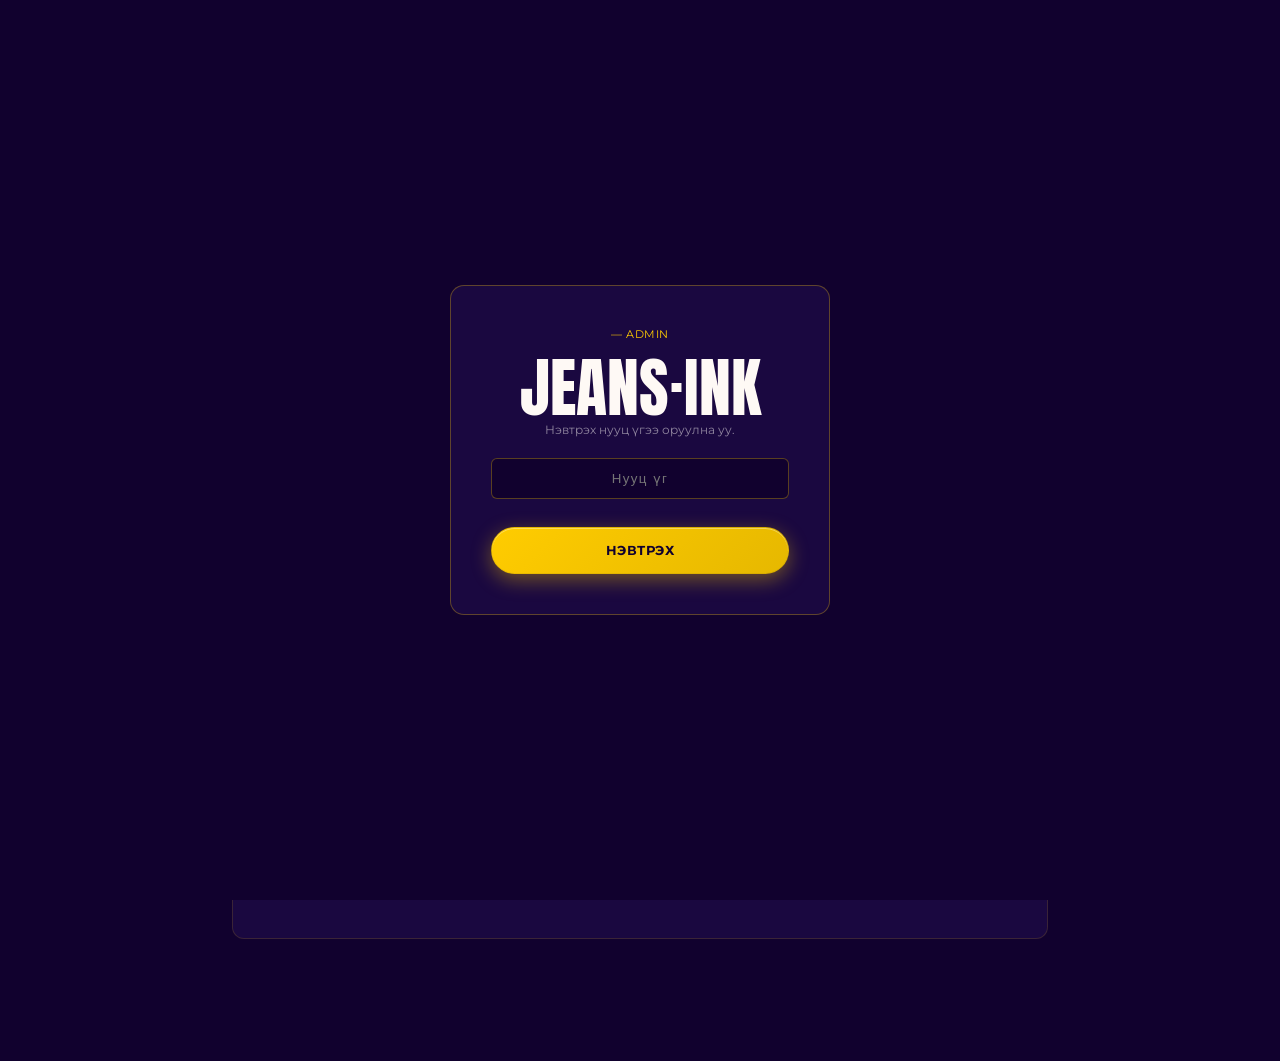
<file: admin.html>
<!DOCTYPE html>
<html lang="mn">
<head>
  <meta charset="UTF-8">
  <meta name="viewport" content="width=device-width, initial-scale=1.0">
  <meta name="robots" content="noindex">
  <title>Admin — JEANS·INK</title>
  <link rel="stylesheet" href="css/style.css?v=18">
  <style>
    .ad-wrap { padding-top: calc(var(--nav-h) + 40px); padding-bottom: 100px; max-width: 880px; }
    .ad-card { background: var(--bg-2); border: 1px solid var(--border); border-radius: 12px; padding: 28px; margin-bottom: 22px; }
    .ad-drop { border: 2px dashed var(--border-2); border-radius: 10px; padding: 30px 24px; text-align: center; cursor: pointer; transition: border-color .2s, background .2s; }
    .ad-drop:hover { border-color: var(--accent); background: var(--accent-dim); }
    .ad-drop svg { width: 32px; height: 32px; color: var(--text-muted); margin-bottom: 10px; }
    .ad-drop p { font-family:'Montserrat',sans-serif; font-size:.84rem; color: var(--text-muted); }
    .ad-drop input { display:none; }
    .ad-status { font-family:'Montserrat',sans-serif; font-size:.8rem; color: var(--accent); margin-top:12px; min-height:1.1em; }
    .ad-bar { height:4px; background:var(--border); margin-top:8px; border-radius:99px; overflow:hidden; display:none; }
    .ad-bar.show { display:block; } .ad-bar i { display:block; height:100%; width:0; background:var(--accent); transition:width .25s; }
    .ad-note { font-family:'Montserrat',sans-serif; font-size:.78rem; color:var(--text-muted); line-height:1.7; }
    .ad-note b { color: var(--text); }
    .ad-mgrid { display:grid; grid-template-columns:repeat(auto-fill,minmax(96px,1fr)); gap:10px; margin-top:16px; }
    .ad-mtile { position:relative; aspect-ratio:1; border:1px solid var(--border); border-radius:8px; display:flex; align-items:center; justify-content:center; padding:8px; overflow:hidden;
      background-image: linear-gradient(45deg,#2a2a2a 25%,transparent 25%),linear-gradient(-45deg,#2a2a2a 25%,transparent 25%),linear-gradient(45deg,transparent 75%,#2a2a2a 75%),linear-gradient(-45deg,transparent 75%,#2a2a2a 75%);
      background-size:18px 18px; background-position:0 0,0 9px,9px -9px,-9px 0; background-color:#1a1a1a; }
    .ad-mtile.sheet { background:#FEF9F5; }
    .ad-mtile img { max-width:100%; max-height:100%; object-fit:contain; }
    .ad-mtile .rm { position:absolute; top:4px; right:4px; width:22px;height:22px;border-radius:50%; background:#F0401E; color:#fff; border:none; cursor:pointer; font-weight:800; font-size:.8rem; }
    .ad-mtile .num { position:absolute; bottom:4px; left:5px; font-family:'Montserrat',sans-serif; font-size:.55rem; font-weight:700; color:#fff; background:rgba(0,0,0,.55); padding:1px 5px; border-radius:99px; }
    .ad-empty { font-family:'Montserrat',sans-serif; font-size:.8rem; color:var(--text-dim); padding:14px 0; }
    /* login gate */
    .gate { position:fixed; inset:0; background:var(--bg); z-index:3000; display:flex; align-items:center; justify-content:center; padding:24px; }
    .gate.hide { display:none; }
    .gate-card { background:var(--bg-2); border:1px solid var(--border-2); border-radius:14px; padding:40px; max-width:380px; width:100%; text-align:center; }
    .gate-card input { width:100%; margin:18px 0 14px; text-align:center; letter-spacing:.1em; background:var(--bg); border:1px solid var(--border-2); border-radius:6px; padding:12px; color:var(--text); }
    .gate-err { color:#FF5A3C; font-family:'Montserrat',sans-serif; font-size:.78rem; min-height:1.1em; }
  </style>
</head>
<body class="theme-dark">

<!-- LOGIN GATE -->
<div class="gate" id="gate">
  <div class="gate-card">
    <span class="tag mono" style="display:block;margin-bottom:14px">— Admin</span>
    <h2>JEANS·INK</h2>
    <p class="ad-note">Нэвтрэх нууц үгээ оруулна уу.</p>
    <input id="gatePass" type="password" placeholder="Нууц үг" autocomplete="off">
    <div class="gate-err" id="gateErr"></div>
    <button class="btn btn-primary" id="gateBtn" style="width:100%;justify-content:center">Нэвтрэх</button>
  </div>
</div>

<nav class="nav">
  <div class="container nav-inner">
    <a href="index.html" class="nav-logo mono"><img src="assets/logo-nav.png" alt="JEANS·INK" style="margin-right:9px">JEANS<span>·</span>INK</a>
    <span class="tag mono">— Admin Panel</span>
  </div>
</nav>

<div class="container ad-wrap">
  <span class="tag mono">— Admin</span>
  <h2 style="margin:10px 0 8px">Наалтын удирдлага</h2>
  <p class="ad-note" style="margin-bottom:8px;max-width:620px">
    Наалт нэмэх / хасах. Нэмсэн наалт <b>энэ browser-т</b> хадгалагдаж
    <a href="3d.html" style="color:var(--accent)">TRY ON</a> болон
    <a href="catalog.html" style="color:var(--accent)">Catalog</a> дээр шууд гарч ирнэ.
  </p>
  <p class="ad-note" style="margin-bottom:24px;color:var(--text-dim)">⚠ Бусад хүмүүст харагдуулж <b>байнга нийтлэх</b> бол надад хэлээрэй — repo-д commit хийж байнгын болгоно.</p>

  <!-- TRY ON STICKERS -->
  <div class="ad-card">
    <p class="tag mono" style="display:block;margin-bottom:8px">— TRY ON наалт нэмэх</p>
    <p class="ad-note" style="margin-bottom:16px">Зураг сонгоход <b>AI дэвсгэр автоматаар арилж</b>, тунгалаг наалт болно. TRY ON дээр jeans дээр нааж болно.</p>
    <label class="ad-drop" id="soDrop">
      <svg viewBox="0 0 24 24" fill="none" stroke="currentColor" stroke-width="2"><path d="M21 15v4a2 2 0 0 1-2 2H5a2 2 0 0 1-2-2v-4M17 8l-5-5-5 5M12 3v12"/></svg>
      <p>Зураг сонгох (PNG / JPG)</p>
      <input type="file" id="soFile" accept="image/*">
    </label>
    <div class="ad-status" id="soStatus"></div>
    <div class="ad-bar" id="soBar"><i id="soBarFill"></i></div>
    <div class="ad-mgrid" id="soGrid"></div>
    <div class="ad-empty" id="soEmpty">Одоогоор нэмсэн TRY ON наалт алга.</div>
  </div>

  <!-- A3 STICKERS -->
  <div class="ad-card">
    <p class="tag mono" style="display:block;margin-bottom:8px">— RANDOM A3 наалт нэмэх</p>
    <p class="ad-note" style="margin-bottom:16px">A3 sticker хуудаснууд (дэвсгэр арилгахгүй). Catalog-ийн RANDOM A3 хэсэгт #дугаартай гарч, дарж томруулж болно.</p>
    <label class="ad-drop" id="a3Drop">
      <svg viewBox="0 0 24 24" fill="none" stroke="currentColor" stroke-width="2"><path d="M21 15v4a2 2 0 0 1-2 2H5a2 2 0 0 1-2-2v-4M17 8l-5-5-5 5M12 3v12"/></svg>
      <p>Зураг сонгох (олныг зэрэг)</p>
      <input type="file" id="a3File" accept="image/*" multiple>
    </label>
    <div class="ad-status" id="a3Status"></div>
    <div class="ad-mgrid" id="a3Grid"></div>
    <div class="ad-empty" id="a3Empty">Одоогоор нэмсэн A3 наалт алга.</div>
  </div>
</div>

<script type="module">
const ADMIN_PASS = 'jeansink2026';

// ── Login gate ──
const gate = document.getElementById('gate');
if (sessionStorage.getItem('ji_admin') === '1' || localStorage.getItem('ji_admin') === '1') gate.classList.add('hide');
function tryLogin() {
  if (document.getElementById('gatePass').value === ADMIN_PASS) {
    sessionStorage.setItem('ji_admin', '1');
    localStorage.setItem('ji_admin', '1');   // unlock admin tools on Try On + Catalog too
    gate.classList.add('hide');
  } else { document.getElementById('gateErr').textContent = 'Буруу нууц үг'; }
}
document.getElementById('gateBtn').addEventListener('click', tryLogin);
document.getElementById('gatePass').addEventListener('keydown', e => { if (e.key === 'Enter') tryLogin(); });

// ── helpers ──
const load = k => { try { return JSON.parse(localStorage.getItem(k) || '[]'); } catch (_) { return []; } };
const save = (k, v) => { try { localStorage.setItem(k, JSON.stringify(v)); return true; } catch (_) { alert('Browser-ийн багтаамж дүүрсэн. Зарим наалт устгана уу.'); return false; } };
function toWebp(blob, max, q) {
  return new Promise(res => {
    const im = new Image();
    im.onload = () => { let w = im.naturalWidth, h = im.naturalHeight; const s = Math.min(1, max / Math.max(w, h));
      w = Math.round(w * s); h = Math.round(h * s); const c = document.createElement('canvas'); c.width = w; c.height = h;
      c.getContext('2d').drawImage(im, 0, 0, w, h); res(c.toDataURL('image/webp', q)); };
    im.src = URL.createObjectURL(blob);
  });
}

// ── TRY ON stickers (ji_custom_songoh, bg-removed) ──
const KEY_SO = 'ji_custom_songoh';
const soGrid = document.getElementById('soGrid'), soEmpty = document.getElementById('soEmpty');
function renderSo() {
  const arr = load(KEY_SO);
  soEmpty.style.display = arr.length ? 'none' : 'block';
  soGrid.innerHTML = arr.map((src, i) => `<div class="ad-mtile"><img src="${src}"><span class="num">${i + 1}</span><button class="rm" data-i="${i}">✕</button></div>`).join('');
  soGrid.querySelectorAll('.rm').forEach(b => b.addEventListener('click', () => { const a = load(KEY_SO); a.splice(+b.dataset.i, 1); save(KEY_SO, a); renderSo(); }));
}
renderSo();

const soStatus = document.getElementById('soStatus'), soBar = document.getElementById('soBar'), soBarFill = document.getElementById('soBarFill');
document.getElementById('soFile').addEventListener('change', async (e) => {
  const file = e.target.files && e.target.files[0]; if (!file) return;
  soStatus.textContent = 'AI дэвсгэр арилгаж байна…'; soBar.classList.add('show'); soBarFill.style.width = '5%';
  try {
    const { removeBackground } = await import('https://cdn.jsdelivr.net/npm/@imgly/background-removal@1.5.5/+esm');
    const blob = await removeBackground(file, { model: 'isnet', output: { format: 'image/png' },
      progress: (k, c, t) => { const p = t ? Math.round(c / t * 100) : 0;
        if (k && k.indexOf('fetch') === 0) { soStatus.textContent = `AI model татаж байна… ${p}%`; soBarFill.style.width = Math.max(5, p) + '%'; }
        else { soStatus.textContent = 'Боловсруулж байна…'; soBarFill.style.width = '92%'; } } });
    const dataUrl = await toWebp(blob, 640, 0.82);
    const a = load(KEY_SO); a.push(dataUrl); save(KEY_SO, a); renderSo();
    soStatus.textContent = '✓ Нэмэгдлээ — TRY ON дээр гарч ирнэ'; soBarFill.style.width = '100%';
    setTimeout(() => soBar.classList.remove('show'), 800);
  } catch (err) { console.error(err); soStatus.textContent = '⚠ Дэвсгэр арилгаж чадсангүй'; soBar.classList.remove('show'); }
  e.target.value = '';
});

// ── A3 stickers (ji_custom_a3, plain) ──
const KEY_A3 = 'ji_custom_a3';
const a3Grid = document.getElementById('a3Grid'), a3Empty = document.getElementById('a3Empty'), a3Status = document.getElementById('a3Status');
function renderA3() {
  const arr = load(KEY_A3);
  a3Empty.style.display = arr.length ? 'none' : 'block';
  a3Grid.innerHTML = arr.map((src, i) => `<div class="ad-mtile sheet"><img src="${src}"><span class="num">+${i + 1}</span><button class="rm" data-i="${i}">✕</button></div>`).join('');
  a3Grid.querySelectorAll('.rm').forEach(b => b.addEventListener('click', () => { const a = load(KEY_A3); a.splice(+b.dataset.i, 1); save(KEY_A3, a); renderA3(); }));
}
renderA3();

document.getElementById('a3File').addEventListener('change', async (e) => {
  const files = [...(e.target.files || [])]; if (!files.length) return;
  a3Status.textContent = `${files.length} зураг нэмж байна…`;
  for (const f of files) { const dataUrl = await toWebp(f, 700, 0.8); const a = load(KEY_A3); a.push(dataUrl); if (!save(KEY_A3, a)) break; }
  renderA3(); a3Status.textContent = '✓ Нэмэгдлээ — Catalog → RANDOM A3 дээр гарч ирнэ';
  e.target.value = '';
});
</script>
</body>
</html>
</file>
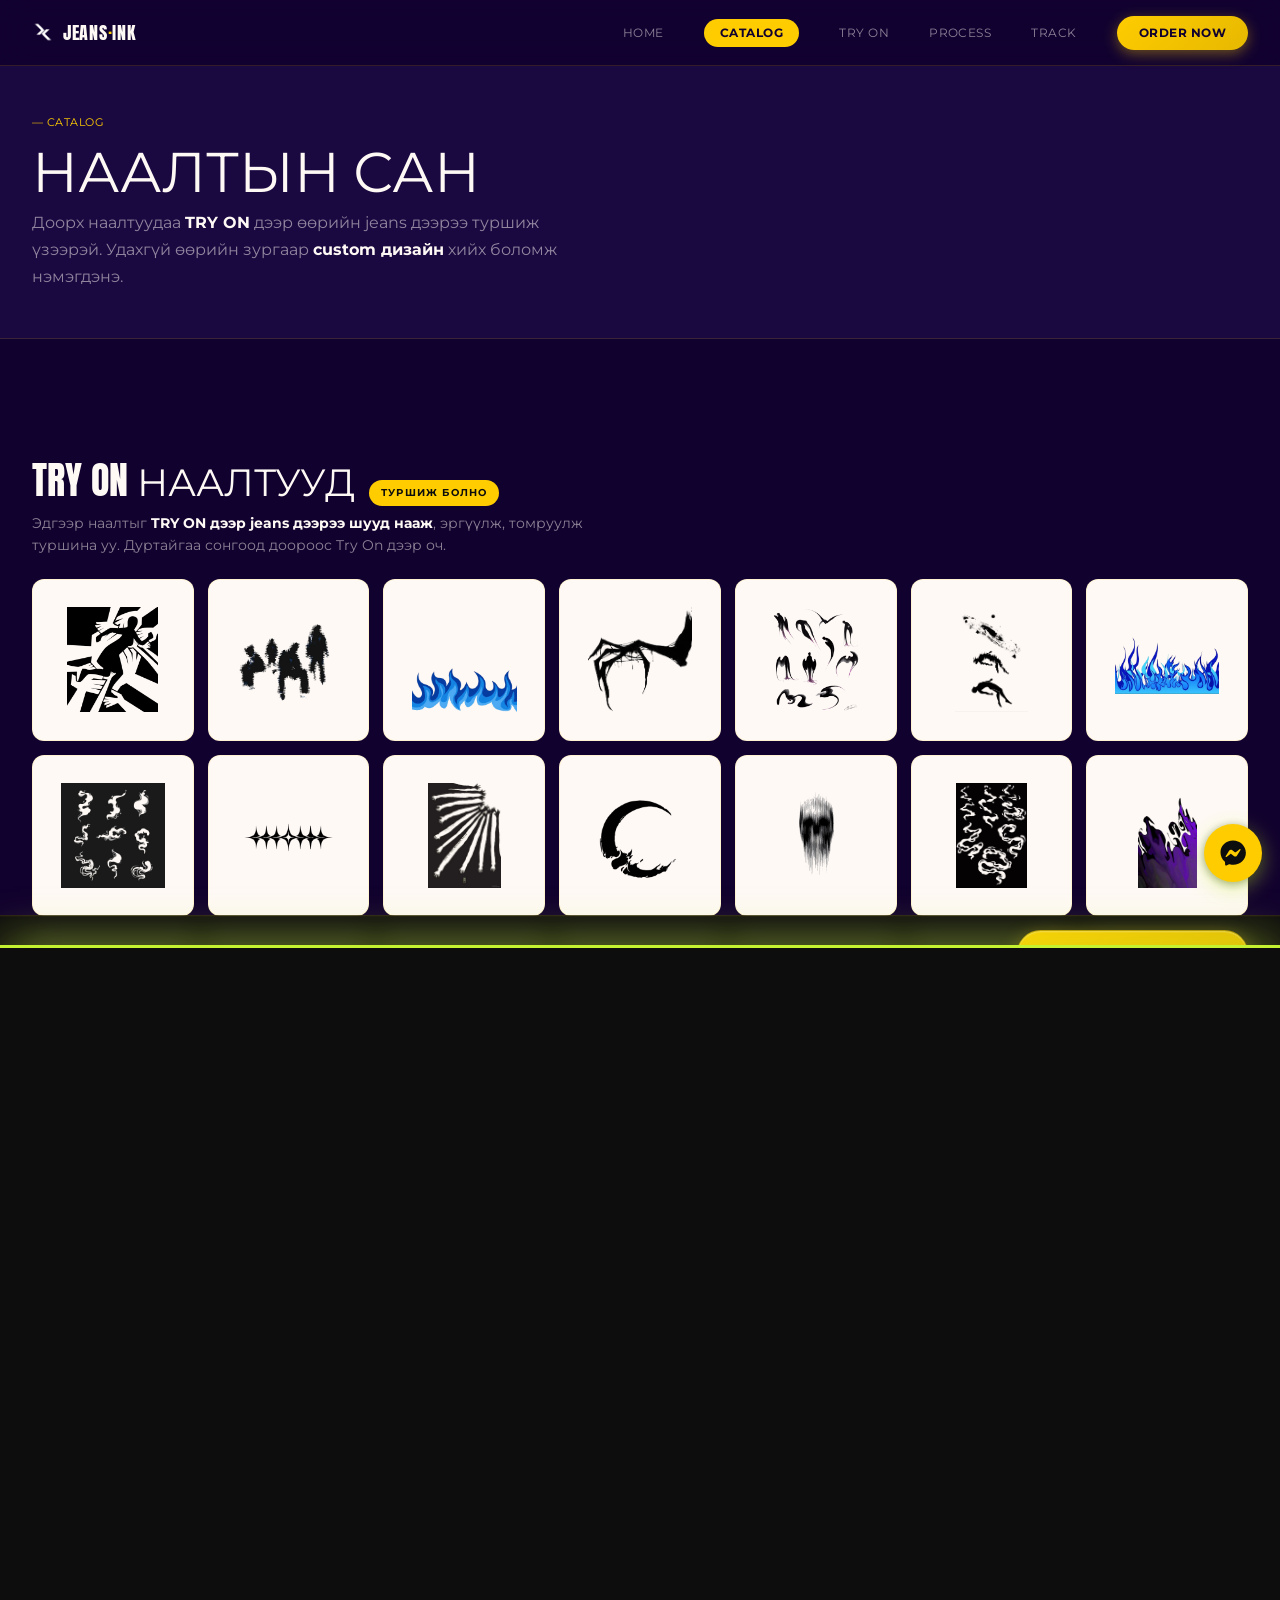
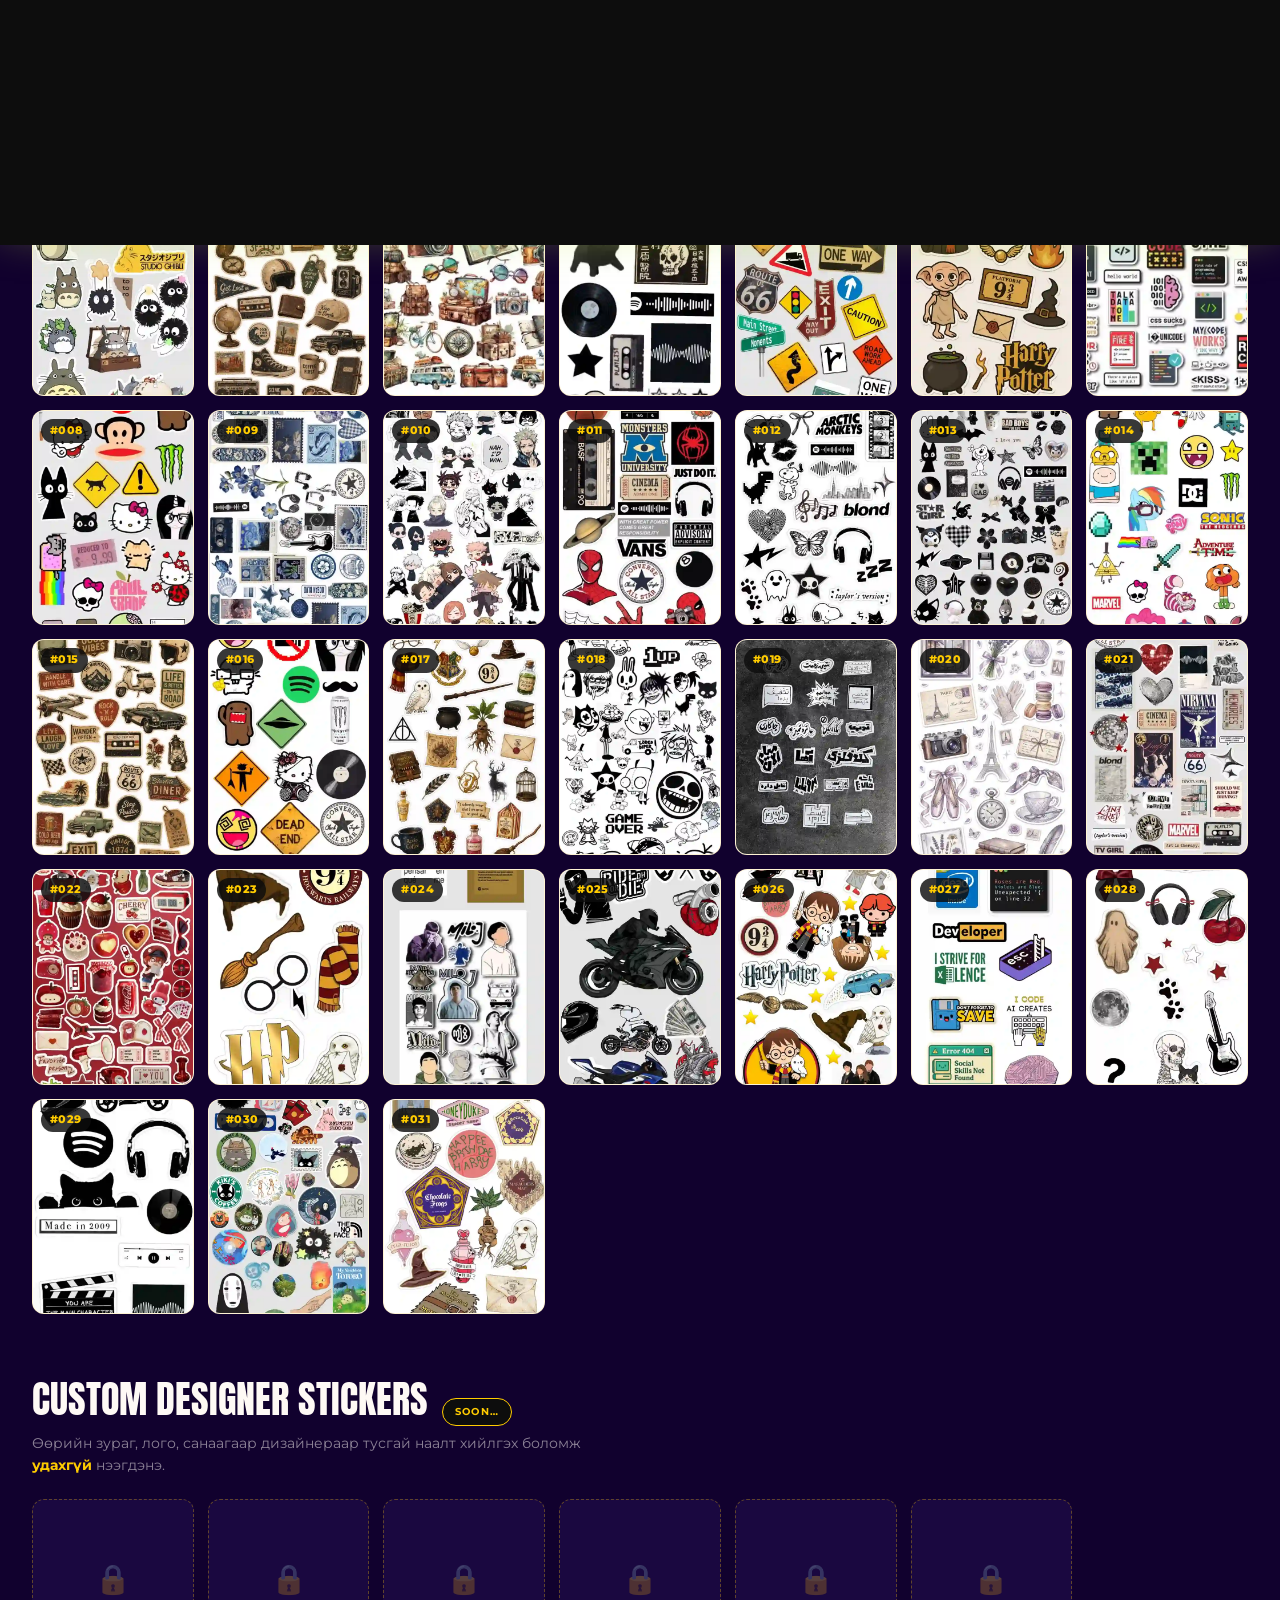
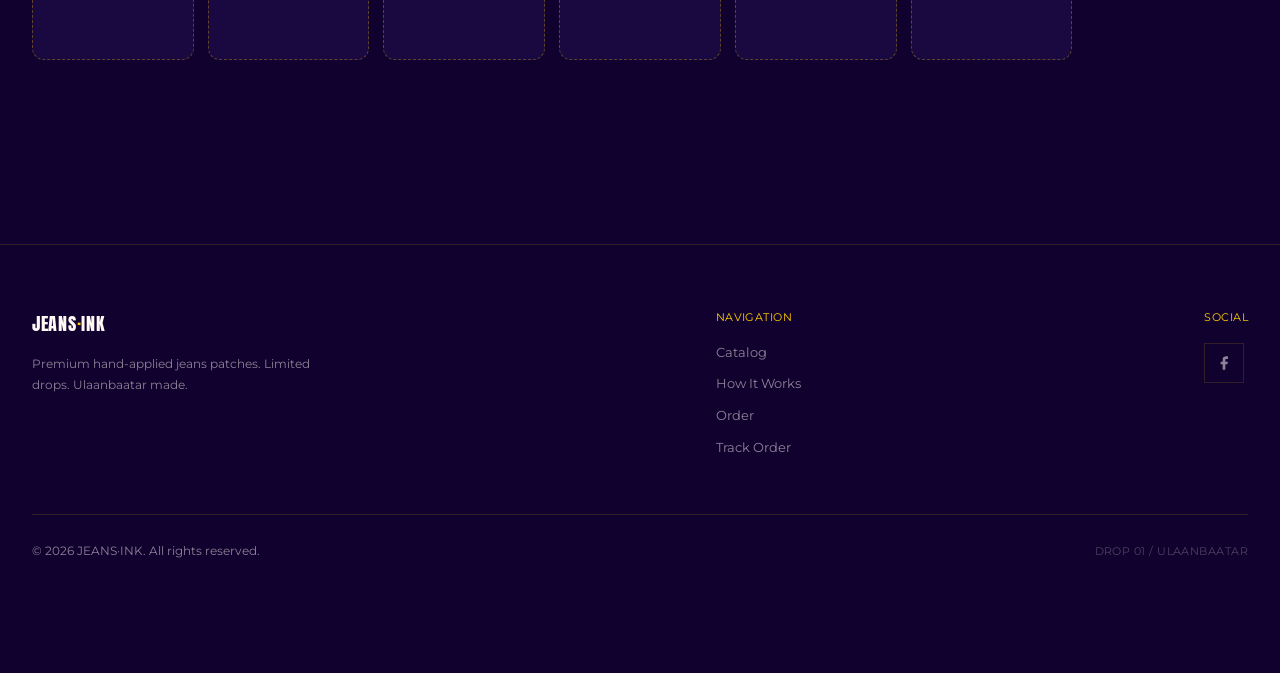
<file: catalog.html>
<!DOCTYPE html>
<html lang="mn">
<head>
  <meta charset="UTF-8">
  <meta name="viewport" content="width=device-width, initial-scale=1.0">
  <meta name="description" content="JEANS·INK pattern цуглуулга. Дуртай хээгээ сонгоод jeans дээрээ Try On хий.">
  <meta property="og:type" content="website">
  <meta property="og:site_name" content="JEANS·INK">
  <meta property="og:title" content="Patterns — JEANS·INK">
  <meta property="og:description" content="Дуртай хээгээ сонгоод jeans дээрээ Try On хий.">
  <meta property="og:url" content="https://jeans-ink.pages.dev/catalog.html">
  <meta property="og:image" content="https://jeans-ink.pages.dev/assets/og.jpg?v=1">
  <meta property="og:image:width" content="1200">
  <meta property="og:image:height" content="630">
  <meta name="twitter:card" content="summary_large_image">
  <meta name="theme-color" content="#0D0D0D">
  <title>Patterns — JEANS·INK</title>
  <link rel="stylesheet" href="css/style.css?v=18">
  <style>
    .catalog-hero {
      background: var(--bg-2);
      border-bottom: 1px solid var(--border);
      padding: calc(var(--nav-h) + 48px) 0 48px;
    }
    .pat-grid {
      display: grid;
      grid-template-columns: repeat(auto-fill, minmax(150px, 1fr));
      gap: 14px;
    }
    .pat-tile {
      position: relative; aspect-ratio: 1;
      background: #FEF9F5; border: 1px solid var(--border);
      border-radius: 12px; overflow: hidden; cursor: pointer;
      display: flex; align-items: center; justify-content: center;
      padding: 16px; transition: transform .2s, border-color .2s, outline-color .2s;
    }
    .pat-tile img { max-width: 82%; max-height: 82%; object-fit: contain; pointer-events: none; }
    .pat-tile:hover { transform: translateY(-3px); border-color: var(--accent); }
    .pat-tile.sel { outline: 3px solid var(--accent); outline-offset: -3px; border-color: var(--accent); }
    .pat-check {
      position: absolute; top: 8px; right: 8px;
      width: 26px; height: 26px; border-radius: 50%;
      background: var(--accent); color: #0D0D0D;
      display: none; align-items: center; justify-content: center;
      font-size: .85rem; font-weight: 800;
    }
    .pat-tile.sel .pat-check { display: flex; }
    .pat-name {
      position: absolute; bottom: 8px; left: 10px;
      font-family: 'Montserrat', sans-serif; font-size: .6rem;
      letter-spacing: .08em; text-transform: uppercase; color: #6E6A66;
    }

    /* selection bar */
    .select-bar {
      position: fixed; left: 0; right: 0; bottom: 0;
      background: rgba(13,13,13,0.94); backdrop-filter: blur(12px);
      border-top: 1px solid var(--border); padding: 14px 0; z-index: 500;
      transform: translateY(120%); transition: transform .3s cubic-bezier(.22,1,.36,1);
    }
    .select-bar.show { transform: translateY(0); }
    .select-bar-inner { display: flex; align-items: center; justify-content: space-between; gap: 16px; }
    .select-count { font-family: 'Montserrat', sans-serif; font-size: .85rem; }
    .select-count b { color: var(--accent); transition: color .2s; }
    .select-count b.limit { color: #FF5A3C; }

    /* big section headings */
    .cat-section { margin-bottom: 64px; }
    .cat-section-head { display:flex; align-items:baseline; gap:14px; flex-wrap:wrap; margin-bottom:6px; }
    .cat-section-head h2 { font-size:clamp(1.5rem,4vw,2.4rem); line-height:1.1; }
    .cat-section-head .pill {
      font-family:'Montserrat',sans-serif; font-size:.62rem; font-weight:700; letter-spacing:.12em;
      text-transform:uppercase; padding:5px 12px; border-radius:999px;
      background:var(--accent); color:#0D0D0D;
    }
    .cat-section-sub { color:var(--text-muted); font-size:.88rem; margin-bottom:22px; max-width:600px; line-height:1.6; }
    /* A3 sheet tiles (display only) */
    .a3-grid { display:grid; grid-template-columns:repeat(auto-fill,minmax(160px,1fr)); gap:14px; }
    .a3-tile { position:relative; aspect-ratio:3/4; border-radius:12px; overflow:hidden; border:1px solid var(--border);
      background:#FEF9F5; cursor:zoom-in; transition:transform .2s, border-color .2s; }
    .a3-tile:hover { transform:translateY(-3px); border-color:var(--accent); }
    .a3-tile img { width:100%; height:100%; object-fit:cover; display:block; }
    .a3-num { position:absolute; top:8px; left:8px; z-index:2;
      font-family:'Montserrat',sans-serif; font-weight:800; font-size:.66rem; letter-spacing:.04em;
      background:rgba(13,13,13,.82); color:var(--accent); padding:4px 9px; border-radius:999px; }
    /* lightbox */
    .lb { position:fixed; inset:0; z-index:4000; background:rgba(8,8,10,.93); backdrop-filter:blur(6px);
      display:none; align-items:center; justify-content:center; padding:30px; }
    .lb.open { display:flex; }
    .lb img { max-width:92vw; max-height:84vh; object-fit:contain; border-radius:10px; box-shadow:0 20px 60px rgba(0,0,0,.6); }
    .lb-cap { position:absolute; top:22px; left:0; right:0; text-align:center; color:var(--accent);
      font-family:'Montserrat',sans-serif; font-weight:800; letter-spacing:.1em; font-size:.9rem; }
    .lb-x { position:absolute; top:18px; right:22px; width:42px; height:42px; border-radius:50%;
      border:1px solid rgba(255,255,255,.25); background:rgba(255,255,255,.08); color:#fff; font-size:20px; cursor:pointer; }
    .lb-nav { position:absolute; top:50%; transform:translateY(-50%); width:50px; height:50px; border-radius:50%;
      border:1px solid rgba(255,255,255,.2); background:rgba(255,255,255,.08); color:#fff; font-size:24px; cursor:pointer; }
    .lb-prev { left:18px; } .lb-next { right:18px; }
    @media(max-width:600px){ .lb-nav{ width:40px;height:40px;font-size:20px; } }
    /* coming soon */
    .soon-grid { display:grid; grid-template-columns:repeat(auto-fill,minmax(150px,1fr)); gap:14px; }
    .soon-tile { aspect-ratio:1; border-radius:12px; border:1px dashed var(--border-2);
      display:flex; align-items:center; justify-content:center; color:var(--text-dim);
      background:var(--bg-2); font-size:1.8rem; }
  </style>
</head>
<body class="theme-dark">

<!-- NAV -->
<nav class="nav">
  <div class="container nav-inner">
    <a href="index.html" class="nav-logo mono"><img src="assets/logo-nav.png" alt="JEANS·INK" style="margin-right:9px">JEANS<span>·</span>INK</a>
    <ul class="nav-links">
      <li><a href="index.html">Home</a></li>
      <li><a href="catalog.html">Catalog</a></li>
      <li><a href="3d.html">Try On</a></li>
      <li><a href="how-it-works.html">Process</a></li>
      <li><a href="track.html">Track</a></li>
      <li><a href="order.html" class="nav-cta">Order Now</a></li>
    </ul>
    <button class="nav-burger" id="navBurger"><span></span><span></span><span></span></button>
  </div>
</nav>
<div class="nav-mobile" id="navMobile">
  <a href="index.html">Home</a>
  <a href="catalog.html">Catalog</a>
  <a href="3d.html">Try On</a>
  <a href="how-it-works.html">Process</a>
  <a href="track.html">Track Order</a>
  <a href="order.html">Order Now →</a>
</div>

<!-- HERO -->
<div class="catalog-hero">
  <div class="container">
    <span class="tag mono" style="display:block;margin-bottom:12px">— Catalog</span>
    <h1 style="font-size:clamp(2rem,5vw,3.5rem)">Наалтын сан</h1>
    <p style="color:var(--text-muted);margin-top:14px;max-width:560px;line-height:1.7">
      Доорх наалтуудаа <b style="color:var(--text)">TRY ON</b> дээр өөрийн jeans дээрээ туршиж үзээрэй.
      Удахгүй өөрийн зургаар <b style="color:var(--text)">custom дизайн</b> хийх боломж нэмэгдэнэ.
    </p>
  </div>
</div>

<!-- CATALOG SECTIONS -->
<section class="section" style="padding-bottom:120px">
  <div class="container">

    <!-- 1 · TRY-ON STICKERS -->
    <div class="cat-section">
      <div class="cat-section-head">
        <h2>TRY ON наалтууд</h2>
        <span class="pill">Туршиж болно</span>
      </div>
      <p class="cat-section-sub">Эдгээр наалтыг <b style="color:var(--text)">TRY ON дээр jeans дээрээ шууд нааж</b>, эргүүлж, томруулж туршина уу. Дуртайгаа сонгоод доороос Try On дээр оч.</p>
      <div class="pat-grid" id="songohGrid"></div>
    </div>

    <!-- 2 · RANDOM A3 STICKERS -->
    <div class="cat-section">
      <div class="cat-section-head">
        <h2>RANDOM A3 STICKERS</h2>
        <span class="pill" style="background:var(--border-2);color:var(--text)">DM-р захиал</span>
      </div>
      <p class="cat-section-sub">A3 хэмжээний бэлэн sticker хуудаснууд. Таалагдсанаа Messenger-ээр захиална уу.</p>
      <div class="a3-grid" id="a3Grid"></div>
    </div>

    <!-- 3 · CUSTOM DESIGNER STICKERS -->
    <div class="cat-section">
      <div class="cat-section-head">
        <h2>CUSTOM DESIGNER STICKERS</h2>
        <span class="pill" style="background:#0D0D0D;color:var(--accent);border:1px solid var(--accent)">SOON…</span>
      </div>
      <p class="cat-section-sub">Өөрийн зураг, лого, санаагаар дизайнераар тусгай наалт хийлгэх боломж <b style="color:var(--accent)">удахгүй</b> нээгдэнэ.</p>
      <div class="soon-grid" id="soonGrid"></div>
    </div>

  </div>
</section>

<!-- SELECTION BAR -->
<div class="select-bar" id="selectBar">
  <div class="container select-bar-inner">
    <span class="select-count">Сонгосон: <b id="selCount">0 / 4</b></span>
    <button class="btn btn-primary" id="tryOnBtn">Try On дээр тавих →</button>
  </div>
</div>

<!-- FOOTER -->
<footer class="footer" style="margin-bottom:64px">
  <div class="container">
    <div class="footer-inner">
      <div class="footer-brand">
        <span class="nav-logo mono">JEANS<span style="color:var(--accent)">·</span>INK</span>
        <p>Premium hand-applied jeans patches. Limited drops. Ulaanbaatar made.</p>
      </div>
      <div>
        <p class="tag mono" style="margin-bottom:16px">Navigation</p>
        <div class="footer-links">
          <a href="catalog.html">Catalog</a>
          <a href="how-it-works.html">How It Works</a>
          <a href="order.html">Order</a>
          <a href="track.html">Track Order</a>
        </div>
      </div>
      <div>
        <p class="tag mono" style="margin-bottom:16px">Social</p>
        <div class="footer-social">
          <a href="#" title="Facebook">
            <svg width="16" height="16" viewBox="0 0 24 24" fill="currentColor"><path d="M18 2h-3a5 5 0 0 0-5 5v3H7v4h3v8h4v-8h3l1-4h-4V7a1 1 0 0 1 1-1h3z"/></svg>
          </a>
          <a href="#" title="Instagram">
            <svg width="16" height="16" viewBox="0 0 24 24" fill="none" stroke="currentColor" stroke-width="2"><rect x="2" y="2" width="20" height="20" rx="5"/><path d="M16 11.37A4 4 0 1 1 12.63 8 4 4 0 0 1 16 11.37z"/><line x1="17.5" y1="6.5" x2="17.51" y2="6.5"/></svg>
          </a>
        </div>
      </div>
    </div>
    <div class="footer-bottom">
      <p>© 2026 JEANS·INK. All rights reserved.</p>
      <p class="mono" style="font-size:0.7rem;color:var(--text-dim)">DROP 01 / ULAANBAATAR</p>
    </div>
  </div>
</footer>

<!-- LIGHTBOX -->
<div class="lb" id="lb">
  <div class="lb-cap" id="lbCap"></div>
  <button class="lb-x" id="lbX" aria-label="Хаах">✕</button>
  <button class="lb-nav lb-prev" id="lbPrev" aria-label="Өмнөх">‹</button>
  <img id="lbImg" alt="A3 sticker">
  <button class="lb-nav lb-next" id="lbNext" aria-label="Дараах">›</button>
</div>

<script src="js/main.js?v=5"></script>
<script>
const SONGOH_COUNT = 39;   // assets/songoh/s1..sN.webp
const A3_COUNT     = 31;   // assets/catalogy/a1..aN.webp
const SOON_COUNT   = 6;

const selected = new Set();
const bar = document.getElementById('selectBar');
const selCount = document.getElementById('selCount');

// 1 · TRY-ON stickers (selectable → carried into 3D Try On)
const songohGrid = document.getElementById('songohGrid');
let html = '';
for (let i = 1; i <= SONGOH_COUNT; i++) {
  const src = `assets/songoh/s${i}.webp`;
  html += `<div class="pat-tile" data-src="${src}"><img src="${src}" alt="Sticker ${i}" loading="lazy"><span class="pat-check">✓</span></div>`;
}
songohGrid.innerHTML = html;

songohGrid.querySelectorAll('.pat-tile').forEach(tile => {
  tile.addEventListener('click', () => {
    const src = tile.dataset.src;
    if (selected.has(src)) { selected.delete(src); tile.classList.remove('sel'); }
    else {
      if (selected.size >= 4) { selCount.classList.add('limit'); setTimeout(() => selCount.classList.remove('limit'), 500); return; }
      selected.add(src); tile.classList.add('sel');
    }
    selCount.textContent = selected.size + ' / 4';
    bar.classList.toggle('show', selected.size > 0);
  });
});

document.getElementById('tryOnBtn').addEventListener('click', () => {
  if (!selected.size) return;
  try { localStorage.setItem('ji_patterns', JSON.stringify([...selected])); } catch (e) {}
  location.href = '3d.html';
});

// 2 · RANDOM A3 sticker sheets (display only)
const ADMIN = localStorage.getItem('ji_admin') === '1';
const a3Grid = document.getElementById('a3Grid');
function loadCustomA3() { try { return JSON.parse(localStorage.getItem('ji_custom_a3') || '[]'); } catch (_) { return []; } }

let a3List = [];   // [{ src, code }] in display order — used by the lightbox
function renderA3() {
  a3List = [];
  for (let i = 1; i <= A3_COUNT; i++) a3List.push({ src: `assets/catalogy/a${i}.webp` });
  loadCustomA3().forEach((src, i) => a3List.push({ src, custom: i }));
  a3Grid.innerHTML = a3List.map((it, idx) => {
    const code = '#' + String(idx + 1).padStart(3, '0');
    const rm = (ADMIN && it.custom != null)
      ? `<button class="rm-a3" data-i="${it.custom}" title="Хасах" style="position:absolute;top:6px;right:6px;width:22px;height:22px;border:none;border-radius:50%;background:#F0401E;color:#fff;cursor:pointer;z-index:3">✕</button>` : '';
    return `<div class="a3-tile" data-idx="${idx}"><span class="a3-num">${code}</span>${rm}<img src="${it.src}" alt="A3 sticker ${code}" loading="lazy"></div>`;
  }).join('');
  a3Grid.querySelectorAll('.a3-tile').forEach(t => t.addEventListener('click', () => openLB(+t.dataset.idx)));
  if (ADMIN) a3Grid.querySelectorAll('.rm-a3').forEach(b => b.addEventListener('click', (e) => {
    e.stopPropagation();
    const arr = loadCustomA3(); arr.splice(+b.dataset.i, 1);
    localStorage.setItem('ji_custom_a3', JSON.stringify(arr)); renderA3();
  }));
}
renderA3();

// ── Lightbox (zoom + prev/next) ──
let lbIdx = 0;
const lb = document.getElementById('lb');
const lbImg = document.getElementById('lbImg');
const lbCap = document.getElementById('lbCap');
function openLB(idx) {
  lbIdx = idx; const it = a3List[idx]; if (!it) return;
  lbImg.src = it.src; lbCap.textContent = '#' + String(idx + 1).padStart(3, '0');
  lb.classList.add('open');
}
function stepLB(d) { openLB((lbIdx + d + a3List.length) % a3List.length); }
function closeLB() { lb.classList.remove('open'); lbImg.src = ''; }
document.getElementById('lbX').addEventListener('click', closeLB);
document.getElementById('lbPrev').addEventListener('click', (e) => { e.stopPropagation(); stepLB(-1); });
document.getElementById('lbNext').addEventListener('click', (e) => { e.stopPropagation(); stepLB(1); });
lb.addEventListener('click', (e) => { if (e.target === lb) closeLB(); });
document.addEventListener('keydown', (e) => {
  if (!lb.classList.contains('open')) return;
  if (e.key === 'Escape') closeLB();
  if (e.key === 'ArrowLeft') stepLB(-1);
  if (e.key === 'ArrowRight') stepLB(1);
});

// Admin: add A3 sticker sheets (stored in this browser; download+commit for public)
if (ADMIN) {
  const head = a3Grid.previousElementSibling; // the .cat-section-sub
  const up = document.createElement('label');
  up.className = 'btn btn-outline';
  up.style.cssText = 'display:inline-flex;margin-bottom:16px;cursor:pointer';
  up.innerHTML = '＋ A3 sticker нэмэх (admin)<input type="file" accept="image/*" multiple style="display:none">';
  head.insertAdjacentElement('afterend', up);
  up.querySelector('input').addEventListener('change', async (e) => {
    const files = [...(e.target.files || [])];
    for (const f of files) {
      const dataUrl = await new Promise(res => {
        const im = new Image();
        im.onload = () => { let w = im.naturalWidth, h = im.naturalHeight; const s = Math.min(1, 700 / Math.max(w, h));
          w = Math.round(w * s); h = Math.round(h * s); const c = document.createElement('canvas'); c.width = w; c.height = h;
          c.getContext('2d').drawImage(im, 0, 0, w, h); res(c.toDataURL('image/webp', 0.8)); };
        im.src = URL.createObjectURL(f);
      });
      const arr = loadCustomA3(); arr.push(dataUrl);
      try { localStorage.setItem('ji_custom_a3', JSON.stringify(arr)); }
      catch (_) { alert('Багтаамж дүүрсэн — зарим custom sticker устгана уу.'); break; }
    }
    renderA3(); e.target.value = '';
  });
}

// 3 · Custom designer — coming soon placeholders
const soonGrid = document.getElementById('soonGrid');
soonGrid.innerHTML = Array.from({length: SOON_COUNT}, () => `<div class="soon-tile">🔒</div>`).join('');
</script>
</body>
</html>
</file>
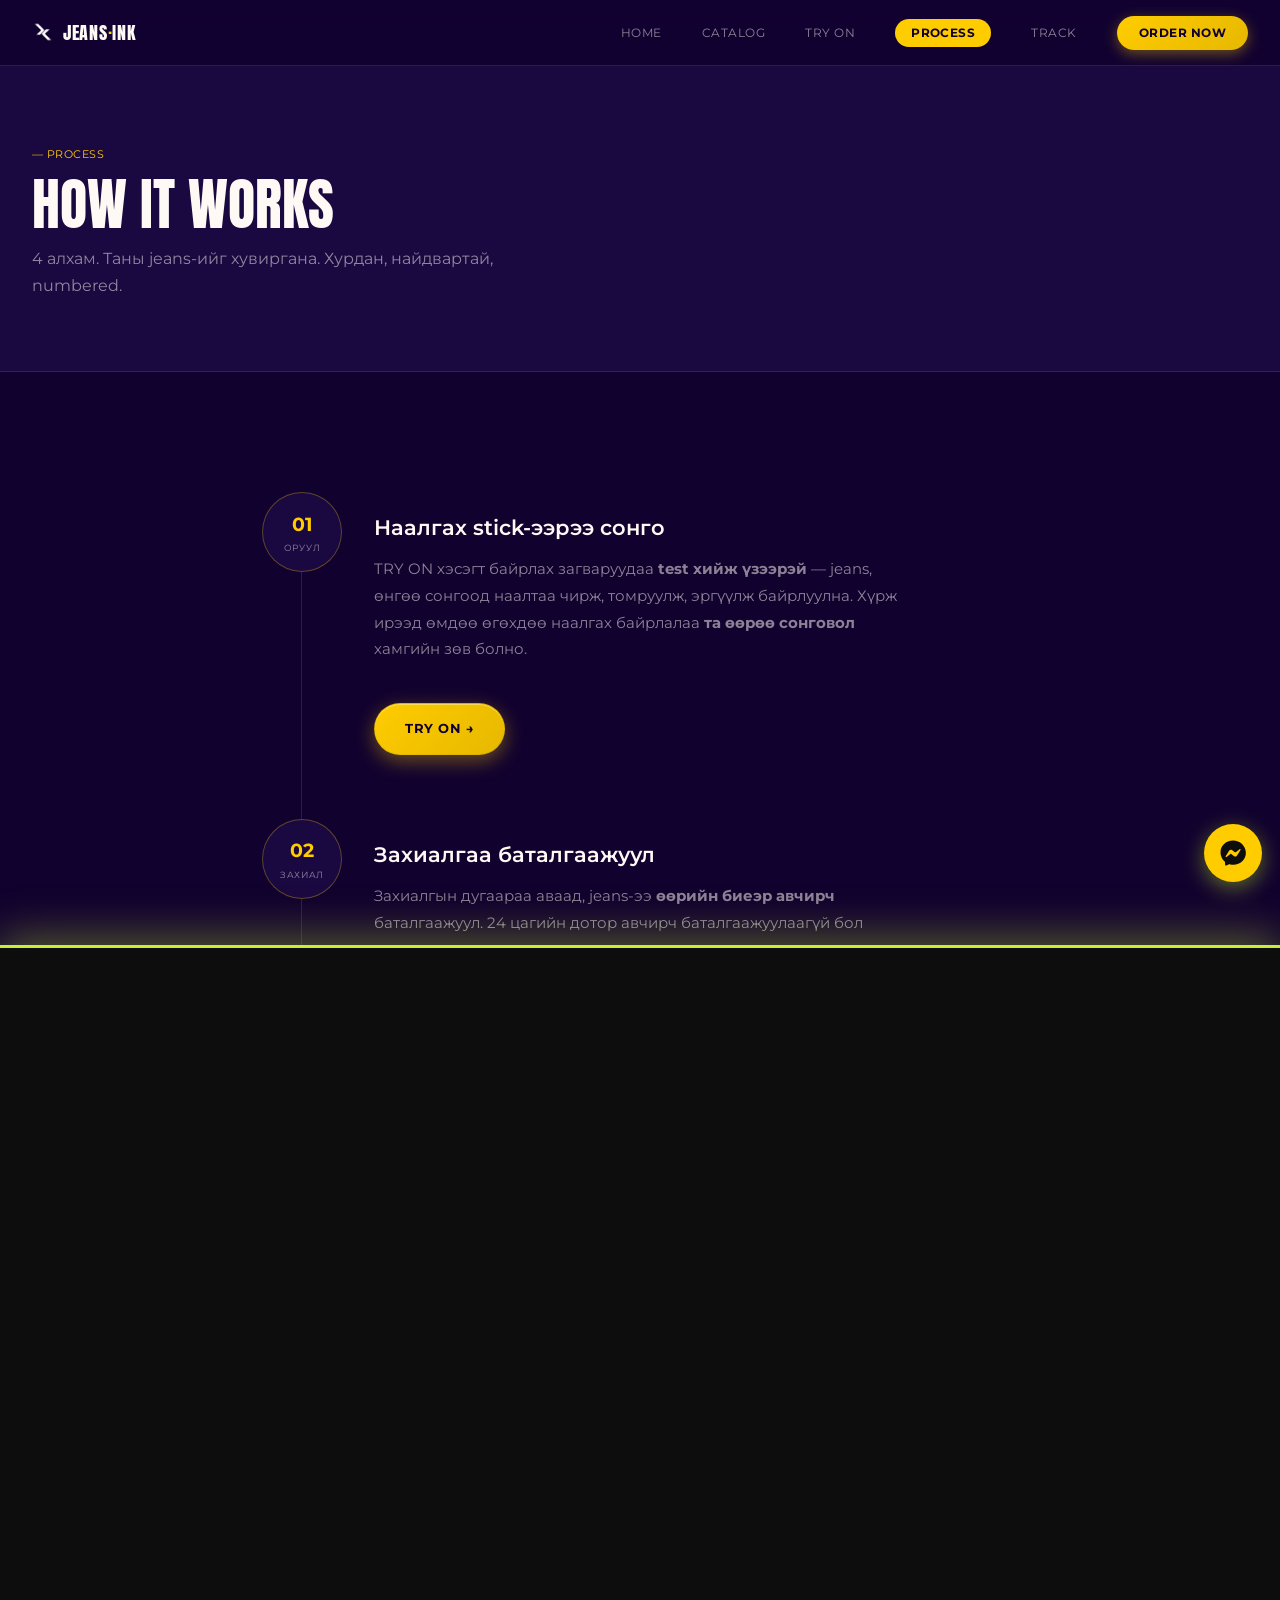
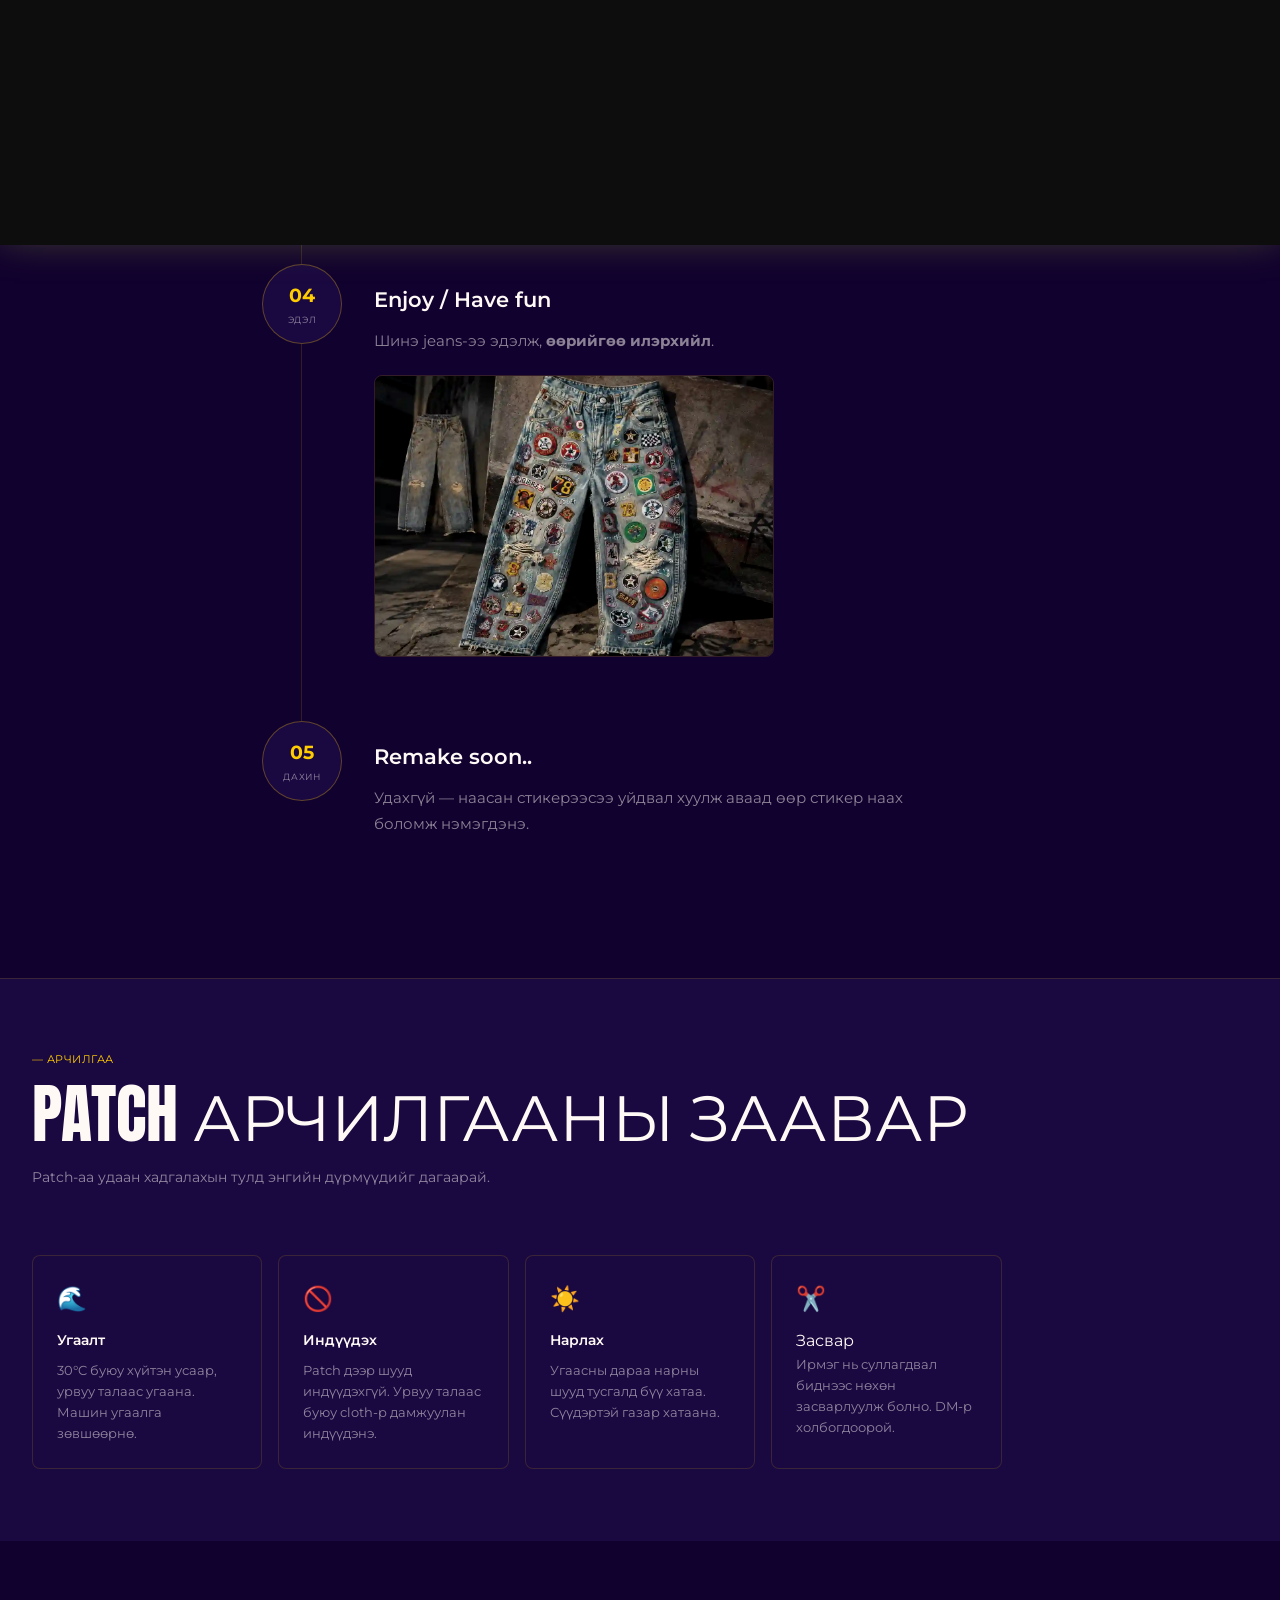
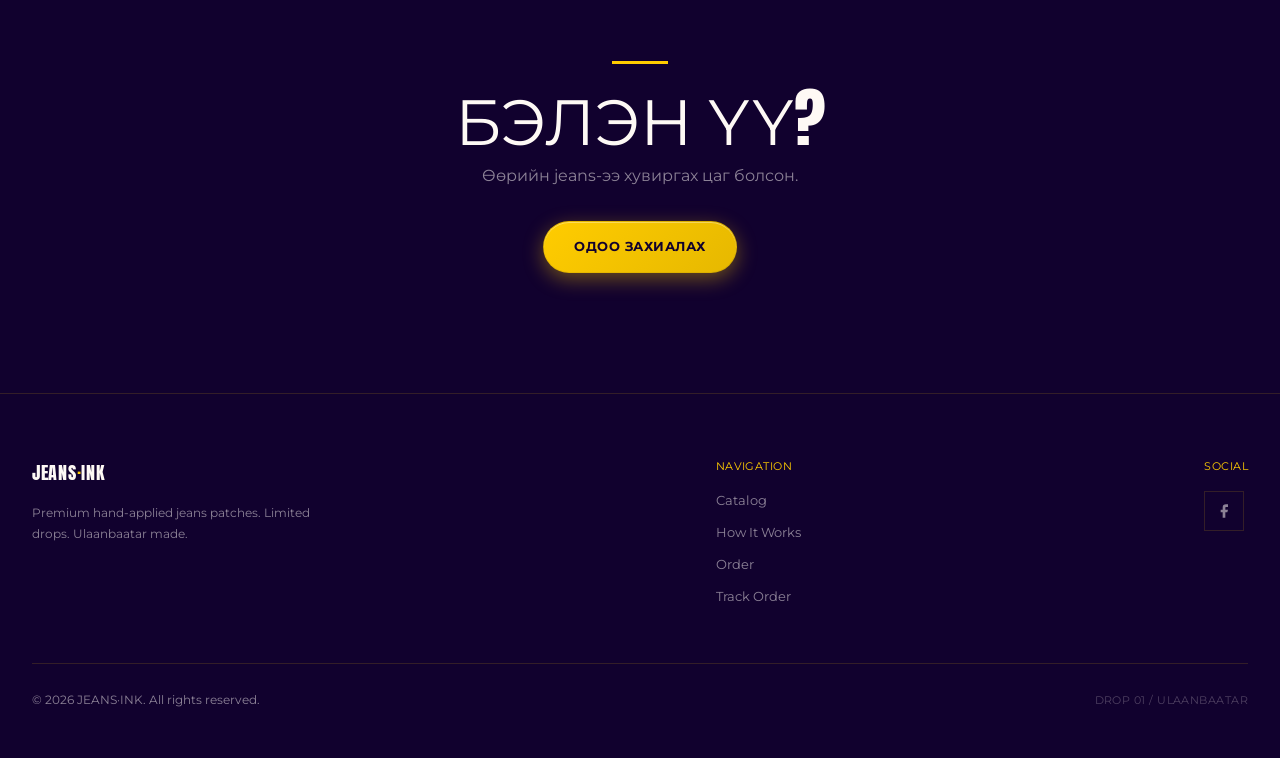
<file: how-it-works.html>
<!DOCTYPE html>
<html lang="mn">
<head>
  <meta charset="UTF-8">
  <meta name="viewport" content="width=device-width, initial-scale=1.0">
  <meta name="description" content="JEANS·INK хэрхэн ажилладаг — Try On-оос захиалга хүртэл 5 алхам.">
  <meta property="og:type" content="website">
  <meta property="og:site_name" content="JEANS·INK">
  <meta property="og:title" content="Process — JEANS·INK">
  <meta property="og:description" content="Хэрхэн ажилладаг — 5 энгийн алхам.">
  <meta property="og:url" content="https://jeans-ink.pages.dev/how-it-works.html">
  <meta property="og:image" content="https://jeans-ink.pages.dev/assets/og.jpg?v=1">
  <meta property="og:image:width" content="1200">
  <meta property="og:image:height" content="630">
  <meta name="twitter:card" content="summary_large_image">
  <meta name="theme-color" content="#0D0D0D">
  <title>How It Works — JEANS·INK</title>
  <link rel="stylesheet" href="css/style.css?v=18">
  <style>
    .process-timeline {
      position: relative;
      display: flex; flex-direction: column; gap: 0;
    }
    .timeline-step {
      display: grid;
      grid-template-columns: 80px 1fr;
      gap: 32px; align-items: start;
      padding: 0 0 64px;
      position: relative;
    }
    .timeline-step::before {
      content: '';
      position: absolute;
      left: 39px; top: 56px; bottom: 0;
      width: 1px;
      background: var(--border);
    }
    .timeline-step:last-child::before { display: none; }
    .timeline-step:last-child { padding-bottom: 0; }

    .step-circle {
      width: 80px; height: 80px;
      border-radius: 50%;
      border: 1px solid var(--border-2);
      background: var(--bg-2);
      display: flex; align-items: center; justify-content: center;
      flex-direction: column; gap: 2px;
      position: relative; z-index: 1;
      transition: all 0.3s;
    }
    .timeline-step:hover .step-circle {
      border-color: var(--accent);
      background: var(--accent-dim);
    }
    .step-circle-num {
      font-family: 'Montserrat', monospace;
      font-size: 1.2rem; font-weight: 700;
      color: var(--accent);
    }
    .step-circle-label {
      font-size: 0.55rem; letter-spacing: 0.08em;
      text-transform: uppercase; color: var(--text-muted);
    }

    .timeline-content {
      padding-top: 20px;
    }
    .timeline-title {
      font-size: 1.3rem; font-weight: 600;
      margin-bottom: 12px;
    }
    .timeline-desc {
      font-size: 0.95rem; color: var(--text-muted);
      line-height: 1.75; max-width: 540px;
      margin-bottom: 20px;
    }
    .timeline-img {
      border-radius: 8px; overflow: hidden;
      max-width: 400px; margin-top: 16px;
      border: 1px solid var(--border);
    }
    .timeline-img img {
      width: 100%; display: block;
      object-fit: cover; max-height: 280px;
      filter: grayscale(20%) contrast(1.05);
      transition: filter 0.3s;
    }
    .timeline-step:hover .timeline-img img {
      filter: grayscale(0%) contrast(1.1);
    }

    .tip-box {
      background: var(--accent-dim);
      border: 1px solid rgba(201,168,76,0.2);
      border-radius: 6px; padding: 14px 18px;
      font-size: 0.85rem; color: var(--text-muted);
      margin-top: 16px; max-width: 420px;
      display: flex; gap: 10px; align-items: flex-start;
    }
    .tip-box-icon { color: var(--accent); flex-shrink: 0; margin-top: 1px; }

    .care-grid {
      display: grid;
      grid-template-columns: repeat(auto-fill, minmax(220px, 1fr));
      gap: 16px;
    }
    .care-card {
      background: var(--bg-2);
      border: 1px solid var(--border);
      border-radius: 8px; padding: 24px;
    }
    .care-icon {
      font-size: 1.5rem; margin-bottom: 12px;
    }
    .care-title { font-weight: 600; margin-bottom: 8px; font-size: 0.9rem; }
    .care-desc { font-size: 0.82rem; color: var(--text-muted); line-height: 1.6; }

    @media(max-width:600px){
      .timeline-step { grid-template-columns: 56px 1fr; gap: 20px; }
      .step-circle { width: 56px; height: 56px; }
      .step-circle-num { font-size: 1rem; }
      .timeline-step::before { left: 27px; }
    }
  </style>
</head>
<body class="theme-dark">

<nav class="nav">
  <div class="container nav-inner">
    <a href="index.html" class="nav-logo mono"><img src="assets/logo-nav.png" alt="JEANS·INK" style="margin-right:9px">JEANS<span>·</span>INK</a>
    <ul class="nav-links">
      <li><a href="index.html">Home</a></li>
      <li><a href="catalog.html">Catalog</a></li>
      <li><a href="3d.html">Try On</a></li>
      <li><a href="how-it-works.html">Process</a></li>
      <li><a href="track.html">Track</a></li>
      <li><a href="order.html" class="nav-cta">Order Now</a></li>
    </ul>
    <button class="nav-burger" id="navBurger"><span></span><span></span><span></span></button>
  </div>
</nav>
<div class="nav-mobile" id="navMobile">
  <a href="index.html">Home</a>
  <a href="catalog.html">Catalog</a>
  <a href="3d.html">Try On</a>
  <a href="how-it-works.html">Process</a>
  <a href="track.html">Track Order</a>
  <a href="order.html">Order Now →</a>
</div>

<!-- PAGE HEADER -->
<div class="page-header" style="background:var(--bg-2);border-bottom:1px solid var(--border)">
  <div class="container">
    <span class="tag mono">— Process</span>
    <h1 style="font-size:clamp(2rem,5vw,3.5rem);margin-top:12px">How It Works</h1>
    <p style="color:var(--text-muted);margin-top:14px;max-width:500px;font-size:1rem;line-height:1.7">
      4 алхам. Таны jeans-ийг хувиргана. Хурдан, найдвартай, numbered.
    </p>
  </div>
</div>

<!-- TIMELINE -->
<section class="section">
  <div class="container" style="max-width:820px">
    <div class="process-timeline">

      <!-- Step 1 -->
      <div class="timeline-step reveal">
        <div class="step-circle">
          <span class="step-circle-num">01</span>
          <span class="step-circle-label">Оруул</span>
        </div>
        <div class="timeline-content">
          <div class="timeline-title">Наалгах stick-ээрээ сонго</div>
          <p class="timeline-desc">
            TRY ON хэсэгт байрлах загваруудаа <strong>test хийж үзээрэй</strong> — jeans, өнгөө
            сонгоод наалтаа чирж, томруулж, эргүүлж байрлуулна. Хүрж ирээд өмдөө өгөхдөө
            наалгах байрлалаа <strong>та өөрөө сонговол</strong> хамгийн зөв болно.
          </p>
          <a href="3d.html" class="btn btn-primary" style="margin-top:20px;display:inline-flex">
            Try On →
          </a>
        </div>
      </div>

      <!-- Step 2 -->
      <div class="timeline-step reveal reveal-delay-1">
        <div class="step-circle">
          <span class="step-circle-num">02</span>
          <span class="step-circle-label">Захиал</span>
        </div>
        <div class="timeline-content">
          <div class="timeline-title">Захиалгаа баталгаажуул</div>
          <p class="timeline-desc">
            Захиалгын дугаараа аваад, jeans-ээ <strong>өөрийн биеэр авчирч</strong> баталгаажуул.
            24 цагийн дотор авчирч баталгаажуулаагүй бол дугаар цуцлагдана.
          </p>
          <div class="process-list" style="margin-top:4px">
            <div class="process-step">
              <div class="process-dot">1</div>
              <div class="process-text">Try On дээр mockup-аа хийж дугаар авна</div>
            </div>
            <div class="process-step">
              <div class="process-dot">2</div>
              <div class="process-text">Messenger-ээр дугаар + mockup-аа илгээнэ</div>
            </div>
            <div class="process-step">
              <div class="process-dot">3</div>
              <div class="process-text">Jeans-ээ авчирч баталгаажуулна</div>
            </div>
          </div>
          <a href="order.html" class="btn btn-primary" style="margin-top:24px;display:inline-flex">
            Одоо захиалах
          </a>
        </div>
      </div>

      <!-- Step 3 -->
      <div class="timeline-step reveal reveal-delay-2">
        <div class="step-circle">
          <span class="step-circle-num">03</span>
          <span class="step-circle-label">Хийнэ</span>
        </div>
        <div class="timeline-content">
          <div class="timeline-title">Jeans таны гарт</div>
          <p class="timeline-desc">
            Бид heat-press технологиор наалтыг нарийн хийнэ. Хийгдэх хугацаа: <strong>2–3 ажлын өдөр</strong>.
            Урьдчилгаа 20,000₮-аар баталгаажуулна. Үлдэгдлийг наалт хийлгэсний дараа төлнө.
          </p>
          <div class="timeline-img">
            <img src="assets/process-jeans.webp?v=1" alt="Хэрэглэгчийн авчирсан жинс">
          </div>
          <div class="tip-box" style="margin-top:16px">
            <span class="tip-box-icon">⚠️</span>
            <span>Jeans-ээ угааж цэвэрлэсэн байхыг анхааруулна. Цэвэрхэн denim дээр наалт хамгийн сайн наана.</span>
          </div>
        </div>
      </div>

      <!-- Step 4 -->
      <div class="timeline-step reveal reveal-delay-3">
        <div class="step-circle">
          <span class="step-circle-num">04</span>
          <span class="step-circle-label">Эдэл</span>
        </div>
        <div class="timeline-content">
          <div class="timeline-title">Enjoy / Have fun</div>
          <p class="timeline-desc">
            Шинэ jeans-ээ эдэлж, <strong>өөрийгөө илэрхийл</strong>.
          </p>
          <div class="timeline-img">
            <img src="assets/process-enjoy.webp?v=1" alt="Олон наалттай бэлэн жинс">
          </div>
        </div>
      </div>

      <!-- Step 5 -->
      <div class="timeline-step reveal reveal-delay-4">
        <div class="step-circle">
          <span class="step-circle-num">05</span>
          <span class="step-circle-label">Дахин</span>
        </div>
        <div class="timeline-content">
          <div class="timeline-title">Remake soon..</div>
          <p class="timeline-desc">
            Удахгүй — наасан стикерээсээ уйдвал хуулж аваад өөр стикер наах боломж нэмэгдэнэ.
          </p>
        </div>
      </div>

    </div>
  </div>
</section>

<!-- CARE GUIDE -->
<section class="section-sm" style="border-top:1px solid var(--border);background:var(--bg-2)">
  <div class="container">
    <div class="section-header reveal">
      <span class="tag mono">— Арчилгаа</span>
      <h2>Patch арчилгааны заавар</h2>
      <p>Patch-аа удаан хадгалахын тулд энгийн дүрмүүдийг дагаарай.</p>
    </div>
    <div class="care-grid">
      <div class="care-card reveal reveal-delay-1">
        <div class="care-icon">🌊</div>
        <div class="care-title">Угаалт</div>
        <div class="care-desc">30°C буюу хүйтэн усаар, урвуу талаас угаана. Машин угаалга зөвшөөрнө.</div>
      </div>
      <div class="care-card reveal reveal-delay-2">
        <div class="care-icon">🚫</div>
        <div class="care-title">Индүүдэх</div>
        <div class="care-desc">Patch дээр шууд индүүдэхгүй. Урвуу талаас буюу cloth-р дамжуулан индүүдэнэ.</div>
      </div>
      <div class="care-card reveal reveal-delay-3">
        <div class="care-icon">☀️</div>
        <div class="care-title">Нарлах</div>
        <div class="care-desc">Угаасны дараа нарны шууд тусгалд бүү хатаа. Сүүдэртэй газар хатаана.</div>
      </div>
      <div class="care-card reveal reveal-delay-4">
        <div class="care-icon">✂️</div>
        <div class="care_title">Засвар</div>
        <div class="care-desc">Ирмэг нь суллагдвал биднээс нөхөн засварлуулж болно. DM-р холбогдоорой.</div>
      </div>
    </div>
  </div>
</section>

<!-- CTA -->
<section class="section" style="text-align:center">
  <div class="container">
    <div class="reveal">
      <span class="gold-line" style="margin:0 auto 24px"></span>
      <h2 style="margin-bottom:16px">Бэлэн үү?</h2>
      <p style="color:var(--text-muted);max-width:400px;margin:0 auto 32px">
        Өөрийн jeans-ээ хувиргах цаг болсон.
      </p>
      <a href="order.html" class="btn btn-primary">Одоо захиалах</a>
    </div>
  </div>
</section>

<footer class="footer">
  <div class="container">
    <div class="footer-inner">
      <div class="footer-brand">
        <span class="nav-logo mono">JEANS<span style="color:var(--accent)">·</span>INK</span>
        <p>Premium hand-applied jeans patches. Limited drops. Ulaanbaatar made.</p>
      </div>
      <div>
        <p class="tag mono" style="margin-bottom:16px">Navigation</p>
        <div class="footer-links">
          <a href="catalog.html">Catalog</a>
          <a href="how-it-works.html">How It Works</a>
          <a href="order.html">Order</a>
          <a href="track.html">Track Order</a>
        </div>
      </div>
      <div>
        <p class="tag mono" style="margin-bottom:16px">Social</p>
        <div class="footer-social">
          <a href="#" title="Facebook">
            <svg width="16" height="16" viewBox="0 0 24 24" fill="currentColor"><path d="M18 2h-3a5 5 0 0 0-5 5v3H7v4h3v8h4v-8h3l1-4h-4V7a1 1 0 0 1 1-1h3z"/></svg>
          </a>
          <a href="#" title="Instagram">
            <svg width="16" height="16" viewBox="0 0 24 24" fill="none" stroke="currentColor" stroke-width="2"><rect x="2" y="2" width="20" height="20" rx="5"/><path d="M16 11.37A4 4 0 1 1 12.63 8 4 4 0 0 1 16 11.37z"/><line x1="17.5" y1="6.5" x2="17.51" y2="6.5"/></svg>
          </a>
        </div>
      </div>
    </div>
    <div class="footer-bottom">
      <p>© 2026 JEANS·INK. All rights reserved.</p>
      <p class="mono" style="font-size:0.7rem;color:var(--text-dim)">DROP 01 / ULAANBAATAR</p>
    </div>
  </div>
</footer>

<script src="js/main.js?v=5"></script>
</body>
</html>
</file>
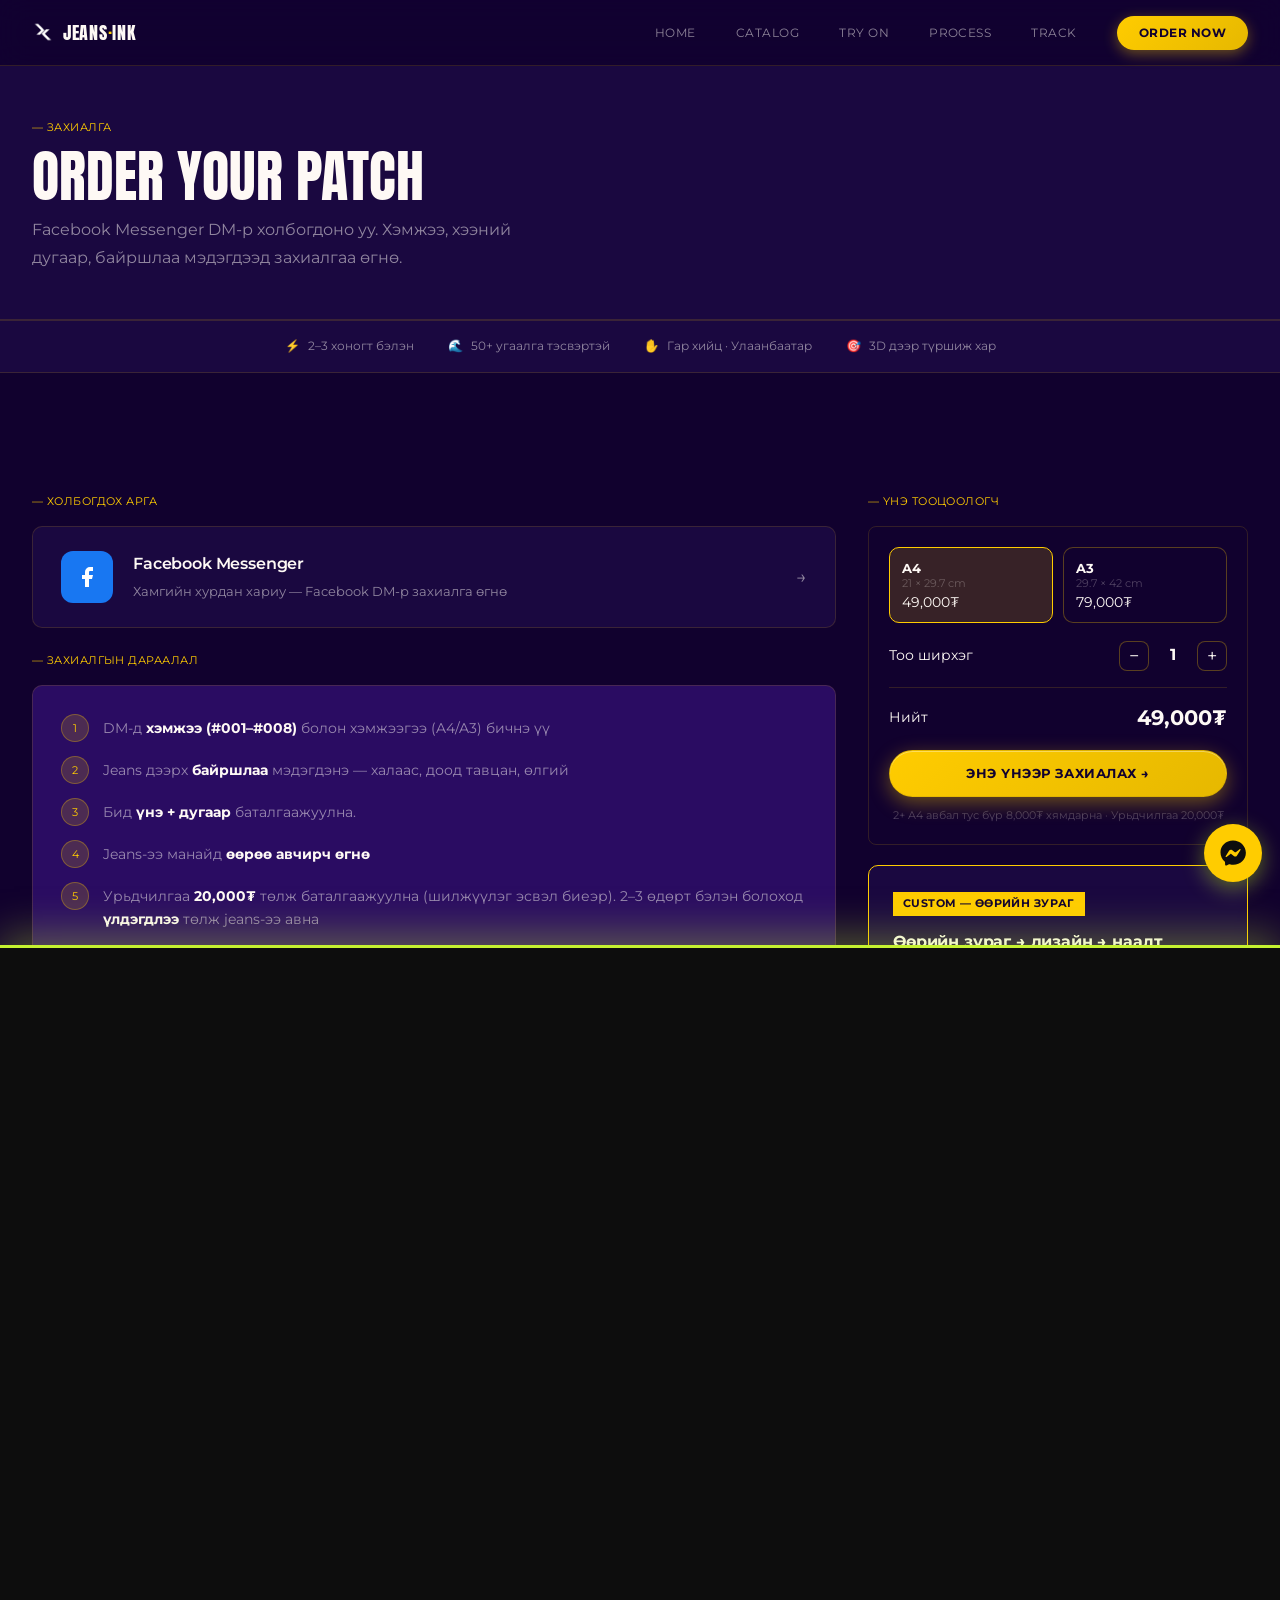
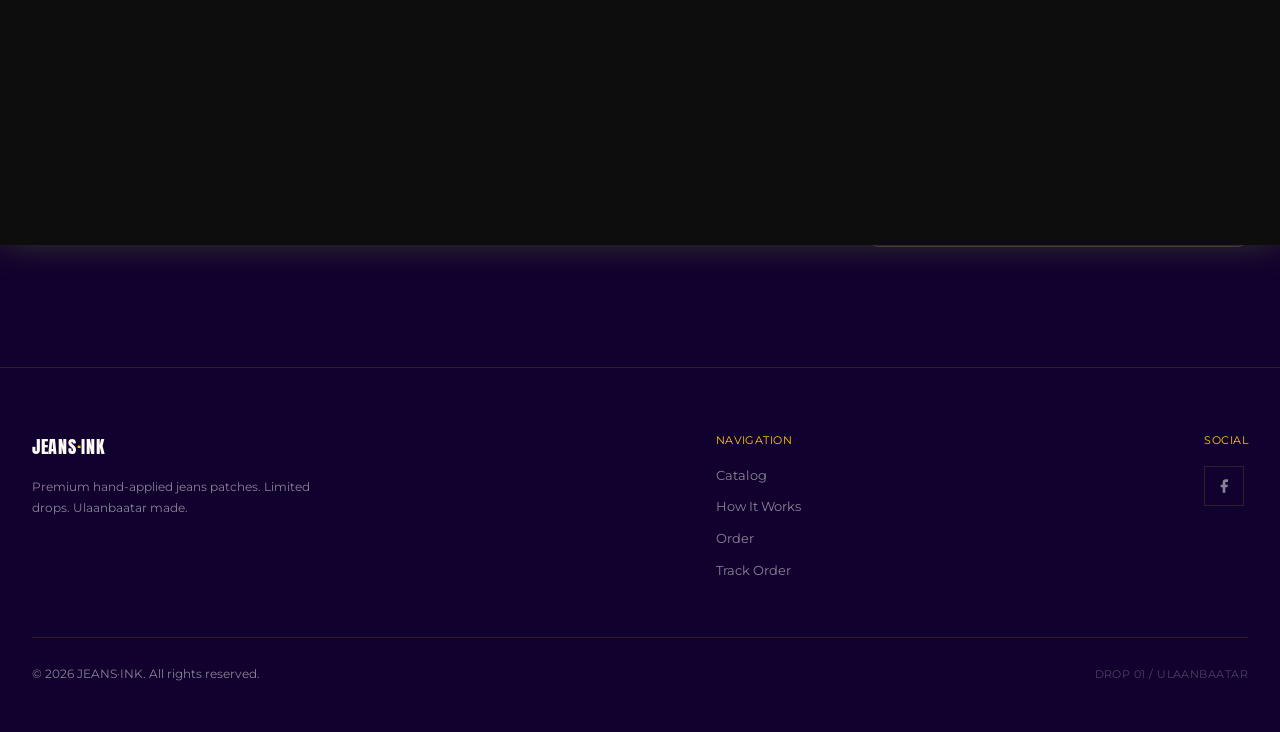
<file: order.html>
<!DOCTYPE html>
<html lang="mn">
<head>
  <meta charset="UTF-8">
  <meta name="viewport" content="width=device-width, initial-scale=1.0">
  <meta name="description" content="JEANS·INK захиалга — A4 49,000₮ / A3 79,000₮. Урьдчилгаагүй. Улаанбаатар.">
  <meta property="og:type" content="website">
  <meta property="og:site_name" content="JEANS·INK">
  <meta property="og:title" content="Order — JEANS·INK">
  <meta property="og:description" content="A4 49,000₮ / A3 79,000₮. Урьдчилгаагүй захиалга.">
  <meta property="og:url" content="https://jeans-ink.pages.dev/order.html">
  <meta property="og:image" content="https://jeans-ink.pages.dev/assets/og.jpg?v=1">
  <meta property="og:image:width" content="1200">
  <meta property="og:image:height" content="630">
  <meta name="twitter:card" content="summary_large_image">
  <meta name="theme-color" content="#0D0D0D">
  <title>Order — JEANS·INK</title>
  <link rel="stylesheet" href="css/style.css?v=18">
  <style>
    .order-hero {
      background: var(--bg-2);
      border-bottom: 1px solid var(--border);
      padding: calc(var(--nav-h) + 48px) 0 48px;
    }

    /* Payment section */
    .payment-section {
      background: var(--bg-2);
      border: 1px solid var(--border);
      border-radius: 12px; padding: 40px;
      margin-bottom: 24px;
    }
    .payment-header {
      display: flex; align-items: center; gap: 16px;
      margin-bottom: 28px;
    }
    .payment-icon {
      width: 52px; height: 52px;
      background: var(--accent-dim);
      border: 1px solid rgba(201,168,76,0.25);
      border-radius: 10px;
      display: flex; align-items: center; justify-content: center;
      color: var(--accent); font-size: 1.3rem;
    }
    .payment-coming {
      display: flex; align-items: center; justify-content: center;
      flex-direction: column; gap: 12px;
      padding: 48px 24px;
      border: 2px dashed var(--border-2);
      border-radius: 8px;
      text-align: center;
    }
    .payment-coming-icon { font-size: 2.5rem; opacity: 0.4; }
    .payment-coming h4 { font-size: 1rem; color: var(--text-muted); font-weight: 400; }
    .payment-coming p { font-size: 0.82rem; color: var(--text-dim); max-width: 300px; }

    /* Contact options */
    .contact-option {
      display: flex; align-items: center; gap: 20px;
      padding: 24px 28px;
      background: var(--bg-2); border: 1px solid var(--border);
      border-radius: 10px; transition: all 0.3s;
      cursor: pointer; text-decoration: none; color: inherit;
    }
    .contact-option:hover { border-color: var(--accent); background: var(--accent-dim); }
    .contact-option-icon {
      width: 52px; height: 52px; min-width: 52px;
      border-radius: 12px;
      display: flex; align-items: center; justify-content: center;
      font-size: 1.4rem;
    }
    .contact-option-icon.fb { background: #1877F2; }
    .contact-option-icon.ig { background: linear-gradient(135deg,#F58529,#DD2A7B,#8134AF); }
    .contact-option-text h4 { font-size: 1rem; font-weight: 600; margin-bottom: 4px; }
    .contact-option-text p { font-size: 0.82rem; color: var(--text-muted); }
    .contact-option-arrow {
      margin-left: auto; color: var(--text-muted); font-size: 1.1rem;
      transition: transform 0.2s;
    }
    .contact-option:hover .contact-option-arrow { transform: translateX(4px); color: var(--accent); }

    /* Order steps */
    .order-steps {
      display: flex; flex-direction: column; gap: 14px;
      background: var(--bg-3);
      border: 1px solid var(--border);
      border-radius: 10px; padding: 28px;
    }
    .order-step-row {
      display: flex; gap: 14px; align-items: flex-start;
    }
    .order-step-num {
      width: 28px; height: 28px; min-width: 28px;
      border-radius: 50%;
      border: 1px solid var(--border-2);
      display: flex; align-items: center; justify-content: center;
      font-family: 'Montserrat', monospace;
      font-size: 0.7rem; color: var(--accent);
      background: var(--accent-dim);
    }
    .order-step-txt { font-size: 0.88rem; color: var(--text-muted); line-height: 1.6; padding-top: 3px; }
    .order-step-txt strong { color: var(--text); }

    /* Pricing card */
    .pricing-table {
      border: 1px solid var(--border); border-radius: 8px;
      overflow: hidden;
    }
    .pricing-row {
      display: flex; align-items: center; justify-content: space-between;
      padding: 18px 24px;
      border-bottom: 1px solid var(--border);
    }
    .pricing-row:last-child { border-bottom: none; }
    .pricing-row:hover { background: var(--bg-2); }
    .pricing-label { font-size: 0.88rem; color: var(--text-muted); }
    .pricing-value {
      font-family: 'Montserrat', monospace;
      font-size: 0.95rem; font-weight: 700;
    }
    .pricing-value.gold { color: var(--accent); }

    .sidebar { display: flex; flex-direction: column; gap: 20px; }
    .main-col { display: flex; flex-direction: column; gap: 24px; }

    .two-col {
      display: grid;
      grid-template-columns: 1fr 380px;
      gap: 32px; align-items: start;
    }
    @media(max-width:900px){ .two-col{grid-template-columns:1fr;} }
  </style>
</head>
<body class="theme-dark">

<nav class="nav">
  <div class="container nav-inner">
    <a href="index.html" class="nav-logo mono"><img src="assets/logo-nav.png" alt="JEANS·INK" style="margin-right:9px">JEANS<span>·</span>INK</a>
    <ul class="nav-links">
      <li><a href="index.html">Home</a></li>
      <li><a href="catalog.html">Catalog</a></li>
      <li><a href="3d.html">Try On</a></li>
      <li><a href="how-it-works.html">Process</a></li>
      <li><a href="track.html">Track</a></li>
      <li><a href="order.html" class="nav-cta">Order Now</a></li>
    </ul>
    <button class="nav-burger" id="navBurger"><span></span><span></span><span></span></button>
  </div>
</nav>
<div class="nav-mobile" id="navMobile">
  <a href="index.html">Home</a>
  <a href="catalog.html">Catalog</a>
  <a href="3d.html">Try On</a>
  <a href="how-it-works.html">Process</a>
  <a href="track.html">Track Order</a>
  <a href="order.html">Order Now →</a>
</div>

<!-- HERO -->
<div class="order-hero">
  <div class="container">
    <span class="tag mono">— Захиалга</span>
    <h1 style="font-size:clamp(2rem,5vw,3.5rem);margin-top:12px">Order Your Patch</h1>
    <p style="color:var(--text-muted);margin-top:14px;max-width:520px;line-height:1.7">
      Facebook Messenger DM-р холбогдоно уу.
      Хэмжээ, хээний дугаар, байршлаа мэдэгдээд захиалгаа өгнө.
    </p>
  </div>
</div>

<!-- ── TRUST BAR ── -->
<div style="background:var(--bg-2);border-top:1px solid var(--border);border-bottom:1px solid var(--border)">
  <div class="container" style="display:flex;flex-wrap:wrap;justify-content:center;gap:14px 34px;padding:16px 0;font-family:'Montserrat',sans-serif;font-size:.76rem">
    <span style="display:flex;align-items:center;gap:8px;color:var(--text-muted)"><b style="color:var(--accent)">⚡</b> 2–3 хоногт бэлэн</span>
    <span style="display:flex;align-items:center;gap:8px;color:var(--text-muted)"><b style="color:var(--accent)">🌊</b> 50+ угаалга тэсвэртэй</span>
    <span style="display:flex;align-items:center;gap:8px;color:var(--text-muted)"><b style="color:var(--accent)">✋</b> Гар хийц · Улаанбаатар</span>
    <span style="display:flex;align-items:center;gap:8px;color:var(--text-muted)"><b style="color:var(--accent)">🎯</b> 3D дээр түршиж хар</span>
  </div>
</div>

<section class="section">
  <div class="container">
    <div class="two-col">

      <!-- MAIN COLUMN -->
      <div class="main-col">

        <!-- Contact options -->
        <div>
          <p class="tag mono" style="display:block;margin-bottom:16px">— Холбогдох арга</p>
          <div style="display:flex;flex-direction:column;gap:12px">
            <a href="#" class="contact-option" id="fbLink">
              <div class="contact-option-icon fb">
                <svg width="24" height="24" viewBox="0 0 24 24" fill="white"><path d="M18 2h-3a5 5 0 0 0-5 5v3H7v4h3v8h4v-8h3l1-4h-4V7a1 1 0 0 1 1-1h3z"/></svg>
              </div>
              <div class="contact-option-text">
                <h4>Facebook Messenger</h4>
                <p>Хамгийн хурдан хариу — Facebook DM-р захиалга өгнө</p>
              </div>
              <span class="contact-option-arrow">→</span>
            </a>
            <a href="#" class="contact-option" id="igLink">
              <div class="contact-option-icon ig">
                <svg width="24" height="24" viewBox="0 0 24 24" fill="none" stroke="white" stroke-width="2"><rect x="2" y="2" width="20" height="20" rx="5"/><path d="M16 11.37A4 4 0 1 1 12.63 8 4 4 0 0 1 16 11.37z"/><line x1="17.5" y1="6.5" x2="17.51" y2="6.5"/></svg>
              </div>
              <div class="contact-option-text">
                <h4>Instagram DM</h4>
                <p>Instagram-р ч захиалга өгөх боломжтой</p>
              </div>
              <span class="contact-option-arrow">→</span>
            </a>
          </div>
        </div>

        <!-- Order steps -->
        <div>
          <p class="tag mono" style="display:block;margin-bottom:16px">— Захиалгын дараалал</p>
          <div class="order-steps">
            <div class="order-step-row">
              <div class="order-step-num">1</div>
              <div class="order-step-txt">
                DM-д <strong>хэмжээ (#001–#008)</strong> болон хэмжээгээ (A4/A3) бичнэ үү
              </div>
            </div>
            <div class="order-step-row">
              <div class="order-step-num">2</div>
              <div class="order-step-txt">
                Jeans дээрх <strong>байршлаа</strong> мэдэгдэнэ — халаас, доод тавцан, өлгий
              </div>
            </div>
            <div class="order-step-row">
              <div class="order-step-num">3</div>
              <div class="order-step-txt">
                Бид <strong>үнэ + дугаар</strong> баталгаажуулна.
              </div>
            </div>
            <div class="order-step-row">
              <div class="order-step-num">4</div>
              <div class="order-step-txt">
                Jeans-ээ манайд <strong>өөрөө авчирч өгнө</strong>
              </div>
            </div>
            <div class="order-step-row">
              <div class="order-step-num">5</div>
              <div class="order-step-txt">
                Урьдчилгаа <strong>20,000₮</strong> төлж баталгаажуулна (шилжүүлэг эсвэл биеэр). 2–3 өдөрт бэлэн болоход <strong>үлдэгдлээ</strong> төлж jeans-ээ авна
              </div>
            </div>
          </div>
        </div>

        <!-- Payment placeholder -->
        <div class="payment-section">
          <div class="payment-header">
            <div class="payment-icon">💳</div>
            <div>
              <h3 style="margin-bottom:4px">Төлбөрийн мэдээлэл</h3>
              <p style="font-size:0.82rem;color:var(--text-muted)">Банкны данс эсвэл QR</p>
            </div>
          </div>
          <div class="payment-coming">
            <div class="payment-coming-icon">🏦</div>
            <h4>Урьдчилгаа 20,000₮</h4>
            <p>Захиалгаа баталгаажуулахад <strong>20,000₮ урьдчилгаа</strong> төлнө — шилжүүлгээр, эсвэл jeans-ээ авчрахдаа биеэр. Үлдэгдлийг наалт хийлгэсний дараа төлнө. Дансны мэдээллийг Messenger-ээр авна уу.</p>
          </div>
        </div>

      </div>

      <!-- SIDEBAR -->
      <div class="sidebar">

        <!-- Price calculator -->
        <div>
          <p class="tag mono" style="display:block;margin-bottom:16px">— Үнэ тооцоологч</p>
          <div class="pricing-table" style="padding:20px">
            <div style="display:flex;gap:10px;margin-bottom:18px">
              <button type="button" class="calc-size active" data-size="A4" data-price="49000"
                style="flex:1;border:1px solid var(--accent);background:var(--accent-dim);border-radius:10px;padding:12px;cursor:pointer;color:var(--text);text-align:left">
                <div style="font-weight:700">A4</div>
                <div style="font-size:.68rem;color:var(--text-dim)">21 × 29.7 cm</div>
                <div class="gold" style="font-size:.85rem;margin-top:4px">49,000₮</div>
              </button>
              <button type="button" class="calc-size" data-size="A3" data-price="79000"
                style="flex:1;border:1px solid var(--border-2);background:var(--bg);border-radius:10px;padding:12px;cursor:pointer;color:var(--text);text-align:left">
                <div style="font-weight:700">A3</div>
                <div style="font-size:.68rem;color:var(--text-dim)">29.7 × 42 cm</div>
                <div class="gold" style="font-size:.85rem;margin-top:4px">79,000₮</div>
              </button>
            </div>
            <div style="display:flex;align-items:center;justify-content:space-between;margin-bottom:16px">
              <span style="font-size:.85rem">Тоо ширхэг</span>
              <div style="display:flex;align-items:center;gap:14px">
                <button type="button" id="qMinus" style="width:30px;height:30px;border-radius:8px;border:1px solid var(--border-2);background:var(--bg);color:var(--text);font-size:18px;cursor:pointer">−</button>
                <span id="qVal" style="min-width:20px;text-align:center;font-weight:700">1</span>
                <button type="button" id="qPlus" style="width:30px;height:30px;border-radius:8px;border:1px solid var(--border-2);background:var(--bg);color:var(--text);font-size:18px;cursor:pointer">+</button>
              </div>
            </div>
            <div id="calcBundle" style="display:none;justify-content:space-between;font-size:.8rem;color:var(--accent);margin-bottom:10px">
              <span>Багц хямдрал</span><b id="calcDisc">0₮</b>
            </div>
            <div style="display:flex;justify-content:space-between;align-items:center;border-top:1px solid var(--border);padding-top:14px">
              <span style="font-size:.85rem">Нийт</span>
              <b id="calcTotal" class="gold" style="font-size:1.3rem">49,000₮</b>
            </div>
            <button type="button" id="calcOrder" class="btn btn-primary" style="width:100%;margin-top:16px;justify-content:center">
              Энэ үнээр захиалах →
            </button>
            <p style="font-size:.68rem;color:var(--text-dim);margin-top:10px;text-align:center">2+ A4 авбал тус бүр 8,000₮ хямдарна · Урьдчилгаа 20,000₮</p>
          </div>
        </div>

        <!-- Custom design service -->
        <div style="background:var(--bg-2);border:1px solid var(--accent);border-radius:10px;padding:24px">
          <span class="badge badge-gold" style="margin-bottom:14px">Custom — өөрийн зураг</span>
          <h4 style="margin-bottom:8px">Өөрийн зураг → дизайн → наалт</h4>
          <p style="font-size:0.82rem;color:var(--text-muted);line-height:1.6;margin-bottom:14px">
            Өөрийн зураг, лого эсвэл санаагаа авчрахад бид түүнийг patch болгон <strong>дизайн гаргаж</strong>,
            jeans дээр чинь нааж өгнө.
          </p>
          <div style="display:flex;flex-direction:column;gap:8px;font-size:0.8rem;color:var(--text-muted);margin-bottom:14px">
            <div style="display:flex;justify-content:space-between"><span>Patch (A4)</span><b style="color:var(--text)">49,000₮</b></div>
            <div style="display:flex;justify-content:space-between"><span>Patch (A3)</span><b style="color:var(--text)">79,000₮</b></div>
            <div style="display:flex;justify-content:space-between;border-top:1px solid var(--border);padding-top:8px">
              <span>+ Дизайн гаргалтын хөлс</span><b style="color:var(--accent)">Хэмжээ + нарийвчлалаас</b>
            </div>
          </div>
          <p style="font-size:0.76rem;color:var(--text-muted);line-height:1.6">
            Дизайн гаргалтын хөлс нь <strong>A4/A3 хэмжээ</strong> болон зургийн <strong>нарийвчлалаас</strong> хамаарч өөр өөр.
            Зургаа илгээвэл ажлын явцыг дүгнэж <strong>үнийн санал</strong> өгнө.
          </p>
          <p style="font-size:0.72rem;color:var(--text-dim);margin-top:12px">DM-д "CUSTOM" бичээд зургаа илгээнэ үү</p>
        </div>

        <!-- Bundle deal -->
        <div style="background:var(--bg-2);border:1px solid rgba(201,168,76,0.2);border-radius:10px;padding:24px">
          <span class="badge badge-gold" style="margin-bottom:14px">Багц санал</span>
          <h4 style="margin-bottom:8px">2 × A4 = 90,000₮</h4>
          <p style="font-size:0.82rem;color:var(--text-muted);line-height:1.6;margin-bottom:16px">
            2 ширхэг A4 patch зэрэг захиалахад 8,000₮ хямдарна.
            2 хэмжээ эсвэл 2 өөр хээ нэгтгэж болно.
          </p>
          <p style="font-size:0.72rem;color:var(--text-dim)">DM-д "BUNDLE" бичнэ үү</p>
        </div>

        <!-- FAQ mini -->
        <div style="background:var(--bg-2);border:1px solid var(--border);border-radius:10px;padding:24px">
          <p class="tag mono" style="display:block;margin-bottom:16px">— Түгээмэл асуулт</p>
          <div style="display:flex;flex-direction:column;gap:14px">
            <div>
              <p style="font-size:0.85rem;font-weight:600;margin-bottom:4px">Хүргэлт яаж хийгдэх вэ?</p>
              <p style="font-size:0.8rem;color:var(--text-muted)">Хүргэлт болон авах талаар Facebook Messenger-ээр лавлана уу.</p>
            </div>
            <div style="border-top:1px solid var(--border);padding-top:14px">
              <p style="font-size:0.85rem;font-weight:600;margin-bottom:4px">Цуцлагдвал?</p>
              <p style="font-size:0.8rem;color:var(--text-muted)">Үйлдвэрлэл эхлэхээс өмнө 24 цагийн дотор хэлэх шаардлагатай.</p>
            </div>
            <div style="border-top:1px solid var(--border);padding-top:14px">
              <p style="font-size:0.85rem;font-weight:600;margin-bottom:4px">Ямар jeans дээр ажилладаг?</p>
              <p style="font-size:0.8rem;color:var(--text-muted)">Бүх denim материал дээр ажилладаг.</p>
            </div>
          </div>
        </div>

      </div>
    </div>
  </div>
</section>

<footer class="footer">
  <div class="container">
    <div class="footer-inner">
      <div class="footer-brand">
        <span class="nav-logo mono">JEANS<span style="color:var(--accent)">·</span>INK</span>
        <p>Premium hand-applied jeans patches. Limited drops. Ulaanbaatar made.</p>
      </div>
      <div>
        <p class="tag mono" style="margin-bottom:16px">Navigation</p>
        <div class="footer-links">
          <a href="catalog.html">Catalog</a>
          <a href="how-it-works.html">How It Works</a>
          <a href="order.html">Order</a>
          <a href="track.html">Track Order</a>
        </div>
      </div>
      <div>
        <p class="tag mono" style="margin-bottom:16px">Social</p>
        <div class="footer-social">
          <a href="#" title="Facebook">
            <svg width="16" height="16" viewBox="0 0 24 24" fill="currentColor"><path d="M18 2h-3a5 5 0 0 0-5 5v3H7v4h3v8h4v-8h3l1-4h-4V7a1 1 0 0 1 1-1h3z"/></svg>
          </a>
          <a href="#" title="Instagram">
            <svg width="16" height="16" viewBox="0 0 24 24" fill="none" stroke="currentColor" stroke-width="2"><rect x="2" y="2" width="20" height="20" rx="5"/><path d="M16 11.37A4 4 0 1 1 12.63 8 4 4 0 0 1 16 11.37z"/><line x1="17.5" y1="6.5" x2="17.51" y2="6.5"/></svg>
          </a>
        </div>
      </div>
    </div>
    <div class="footer-bottom">
      <p>© 2026 JEANS·INK. All rights reserved.</p>
      <p class="mono" style="font-size:0.7rem;color:var(--text-dim)">DROP 01 / ULAANBAATAR</p>
    </div>
  </div>
</footer>

<!-- ORDER RESULT MODAL -->
<div id="ordModal" style="position:fixed;inset:0;z-index:4000;background:rgba(8,8,10,.9);backdrop-filter:blur(4px);display:none;align-items:center;justify-content:center;padding:24px">
  <div style="position:relative;background:var(--bg-2);border:1px solid var(--border-2);border-radius:16px;padding:40px 32px;max-width:400px;width:100%;text-align:center">
    <button id="ordClose" style="position:absolute;top:14px;right:16px;width:34px;height:34px;border-radius:50%;border:1px solid var(--border-2);background:transparent;color:var(--text);font-size:16px;cursor:pointer">✕</button>
    <div style="width:60px;height:60px;border-radius:50%;background:var(--accent);color:#0D0D0D;font-size:30px;display:flex;align-items:center;justify-content:center;margin:0 auto 18px">✓</div>
    <h3 style="margin-bottom:6px">Захиалга бүртгэгдлээ</h3>
    <p style="font-size:.82rem;color:var(--text-muted);margin-bottom:16px">Таны захиалгын дугаар</p>
    <div id="ordCode" style="font-family:'Montserrat',sans-serif;font-weight:800;font-size:2.2rem;letter-spacing:.08em;color:var(--accent);margin-bottom:8px">#####</div>
    <p id="ordSum" style="font-size:.8rem;color:var(--text-muted);margin-bottom:18px"></p>
    <p style="font-size:.82rem;color:var(--text-muted);line-height:1.6;margin-bottom:20px">Энэ дугаараа <b style="color:var(--text)">Messenger-ээр илгээж</b> jeans-ээ авчрах цагаа тохирно. (Урьдчилгаа 20,000₮)</p>
    <a id="ordFb" target="_blank" rel="noopener" class="btn btn-primary" style="width:100%;justify-content:center;margin-bottom:10px">Messenger-ээр илгээх →</a>
    <button id="ordCopy" class="btn btn-outline" style="width:100%;justify-content:center">Дугаар хуулах</button>
  </div>
</div>

<script src="js/config.js?v=1"></script>
<script src="js/main.js?v=5"></script>
<script>
  // ── Price calculator + order create (Telegram + Sheet via Apps Script) ──
  (function () {
    const sizes = document.querySelectorAll('.calc-size');
    const qVal = document.getElementById('qVal');
    const totalEl = document.getElementById('calcTotal');
    const bundleEl = document.getElementById('calcBundle');
    const discEl = document.getElementById('calcDisc');
    if (!sizes.length || !qVal) return;
    let size = 'A4', price = 49000, qty = 1, total = 49000;
    const fmt = n => n.toLocaleString() + '₮';

    function render() {
      let t = price * qty, disc = 0;
      if (size === 'A4' && qty >= 2) { disc = Math.floor(qty / 2) * 8000; t -= disc; }  // 2× A4 bundle
      total = t;
      bundleEl.style.display = disc > 0 ? 'flex' : 'none';
      if (disc > 0) discEl.textContent = '−' + fmt(disc);
      totalEl.textContent = fmt(t);
    }
    sizes.forEach(b => b.addEventListener('click', () => {
      sizes.forEach(x => { x.classList.remove('active'); x.style.borderColor = 'var(--border-2)'; x.style.background = 'var(--bg)'; });
      b.classList.add('active'); b.style.borderColor = 'var(--accent)'; b.style.background = 'var(--accent-dim)';
      size = b.dataset.size; price = parseInt(b.dataset.price, 10); render();
    }));
    document.getElementById('qMinus').addEventListener('click', () => { qty = Math.max(1, qty - 1); qVal.textContent = qty; render(); });
    document.getElementById('qPlus').addEventListener('click', () => { qty = Math.min(20, qty + 1); qVal.textContent = qty; render(); });
    render();

    // ── order create ──
    const cfg = window.JI_CONFIG || {};
    const API = cfg.JI_API || '';
    const FB  = cfg.FB_URL || '#';
    const btn = document.getElementById('calcOrder');
    const modal = document.getElementById('ordModal');
    const codeEl = document.getElementById('ordCode');
    const sumEl = document.getElementById('ordSum');
    let lastCode = '';

    function openModal(code) {
      lastCode = code;
      codeEl.textContent = '#' + code;
      sumEl.textContent = `${size} × ${qty}ш · ${fmt(total)}`;
      document.getElementById('ordFb').href = FB;
      modal.style.display = 'flex';
    }
    function closeModal() { modal.style.display = 'none'; }
    document.getElementById('ordClose').addEventListener('click', closeModal);
    modal.addEventListener('click', e => { if (e.target === modal) closeModal(); });
    document.getElementById('ordCopy').addEventListener('click', async () => {
      try { await navigator.clipboard.writeText('#' + lastCode); document.getElementById('ordCopy').textContent = '✓ Хуулсан'; }
      catch (_) { alert('Дугаар: #' + lastCode); }
    });

    btn.addEventListener('click', async () => {
      const old = btn.textContent; btn.textContent = 'Бүртгэж байна…'; btn.disabled = true;
      let code = null;
      if (API) {
        try {
          // text/plain → no CORS preflight; Apps Script reads postData.contents
          const res = await fetch(API, { method: 'POST', body: JSON.stringify({
            action: 'create', type: 'Вэб захиалга (тооцоологч)', color: '-',
            size: `${size} × ${qty}ш`, price: total }) });
          const data = await res.json();
          if (data && data.ok && data.code) code = String(data.code);
        } catch (err) { console.warn('order create failed, offline fallback', err); }
      }
      if (!code) code = String(Math.floor(10000 + Math.random() * 90000)); // offline fallback
      btn.textContent = old; btn.disabled = false;
      openModal(code);
    });
  })();
</script>
</body>
</html>
</file>
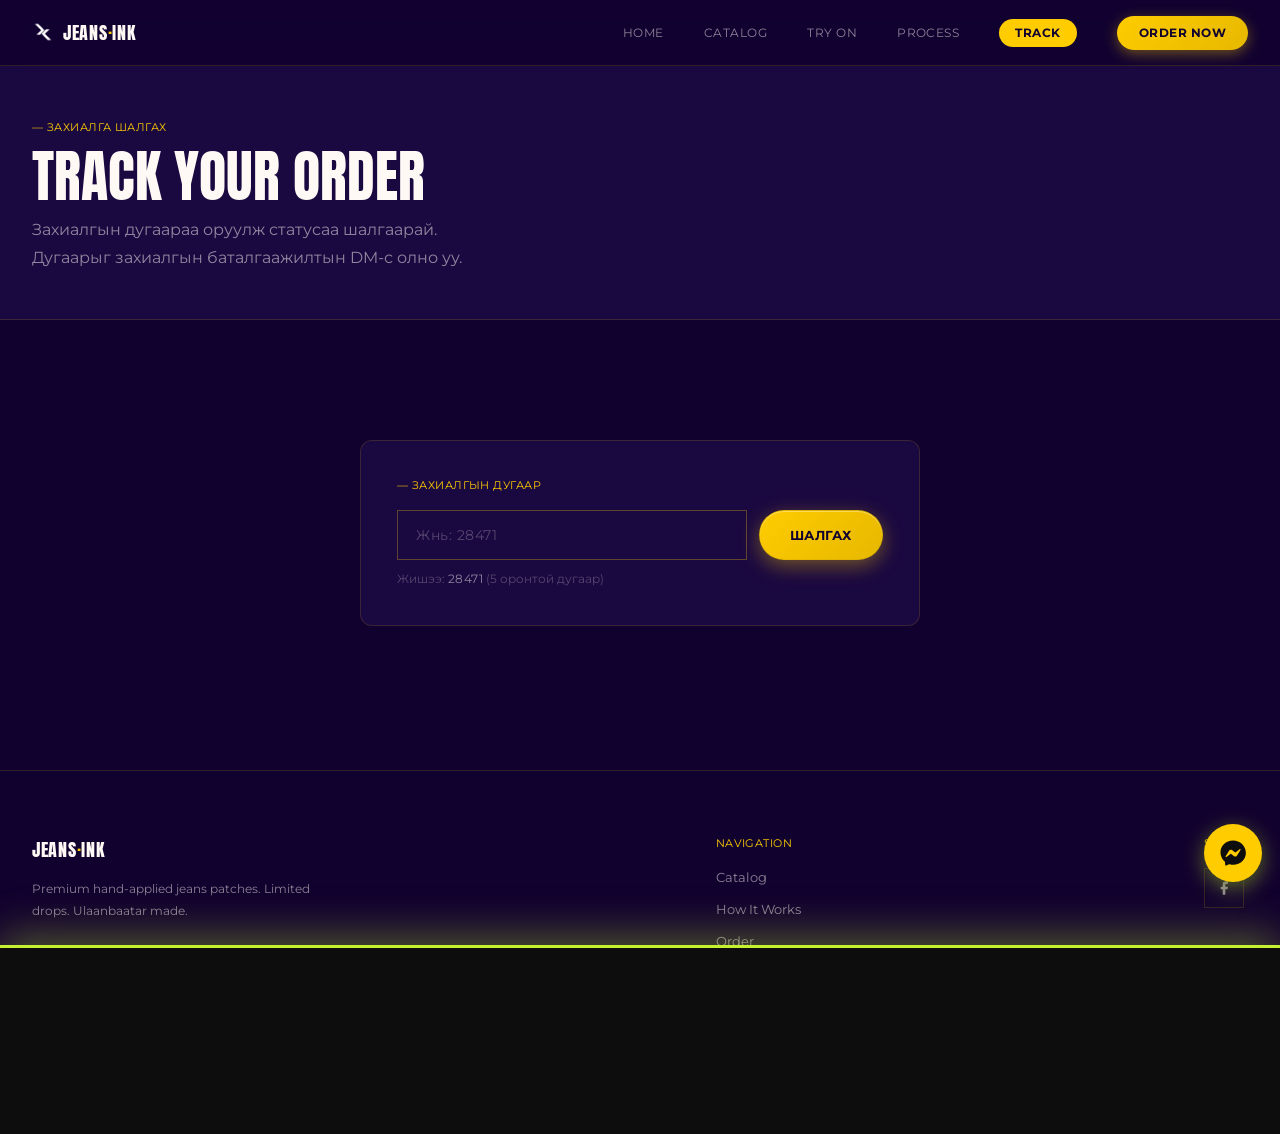
<file: track.html>
<!DOCTYPE html>
<html lang="mn">
<head>
  <meta charset="UTF-8">
  <meta name="viewport" content="width=device-width, initial-scale=1.0">
  <meta name="description" content="Захиалгын дугаараа оруулж статусаа шалга. JEANS·INK Track.">
  <meta property="og:type" content="website">
  <meta property="og:site_name" content="JEANS·INK">
  <meta property="og:title" content="Track Order — JEANS·INK">
  <meta property="og:description" content="Захиалгын дугаараа оруулж статусаа шалга.">
  <meta property="og:url" content="https://jeans-ink.pages.dev/track.html">
  <meta property="og:image" content="https://jeans-ink.pages.dev/assets/og.jpg?v=1">
  <meta property="og:image:width" content="1200">
  <meta property="og:image:height" content="630">
  <meta name="twitter:card" content="summary_large_image">
  <meta name="theme-color" content="#0D0D0D">
  <title>Track Order — JEANS·INK</title>
  <link rel="stylesheet" href="css/style.css?v=18">
  <style>
    .track-hero {
      background: var(--bg-2);
      border-bottom: 1px solid var(--border);
      padding: calc(var(--nav-h) + 48px) 0 48px;
    }
    .track-center {
      max-width: 560px; margin: 0 auto;
    }

    .track-card {
      background: var(--bg-2);
      border: 1px solid var(--border);
      border-radius: 12px; padding: 36px;
    }

    .status-timeline {
      position: relative;
      display: flex; flex-direction: column; gap: 0;
      margin-top: 28px;
    }
    .status-step {
      display: flex; gap: 16px; align-items: flex-start;
      padding-bottom: 28px; position: relative;
    }
    .status-step::before {
      content: '';
      position: absolute;
      left: 15px; top: 32px; bottom: 0;
      width: 2px; background: var(--border);
    }
    .status-step:last-child::before { display: none; }
    .status-step:last-child { padding-bottom: 0; }

    .status-dot {
      width: 32px; height: 32px; min-width: 32px;
      border-radius: 50%;
      border: 2px solid var(--border);
      background: var(--bg);
      display: flex; align-items: center; justify-content: center;
      position: relative; z-index: 1;
      font-size: 0.75rem;
      transition: all 0.3s;
    }
    .status-step.done .status-dot {
      background: rgba(0,200,100,0.15);
      border-color: #00C864;
      color: #00C864;
    }
    .status-step.active .status-dot {
      background: var(--accent-dim);
      border-color: var(--accent);
      color: var(--accent);
      box-shadow: 0 0 0 4px rgba(201,168,76,0.1);
    }
    .status-step.done .status-step-line,
    .status-step.active .status-step-line {
      background: var(--accent);
    }

    .status-info { padding-top: 4px; flex: 1; }
    .status-title { font-size: 0.9rem; font-weight: 600; margin-bottom: 2px; }
    .status-title.muted { color: var(--text-muted); font-weight: 400; }
    .status-date { font-size: 0.75rem; color: var(--text-muted); font-family: 'Montserrat', monospace; }

    .order-summary {
      background: var(--bg-3);
      border: 1px solid var(--border);
      border-radius: 8px; padding: 20px;
      margin-bottom: 24px;
    }
    .summary-row {
      display: flex; justify-content: space-between;
      align-items: center; padding: 8px 0;
      border-bottom: 1px solid var(--border);
      font-size: 0.85rem;
    }
    .summary-row:last-child { border-bottom: none; }
    .summary-label { color: var(--text-muted); }
    .summary-value { font-family: 'Montserrat', monospace; font-weight: 600; }

    /* Demo mode notice */
    .demo-notice {
      background: var(--accent-dim);
      border: 1px solid rgba(201,168,76,0.25);
      border-radius: 6px; padding: 12px 16px;
      font-size: 0.8rem; color: var(--text-muted);
      margin-bottom: 24px;
      display: flex; gap: 8px; align-items: flex-start;
    }
  </style>
</head>
<body class="theme-dark">

<nav class="nav">
  <div class="container nav-inner">
    <a href="index.html" class="nav-logo mono"><img src="assets/logo-nav.png" alt="JEANS·INK" style="margin-right:9px">JEANS<span>·</span>INK</a>
    <ul class="nav-links">
      <li><a href="index.html">Home</a></li>
      <li><a href="catalog.html">Catalog</a></li>
      <li><a href="3d.html">Try On</a></li>
      <li><a href="how-it-works.html">Process</a></li>
      <li><a href="track.html">Track</a></li>
      <li><a href="order.html" class="nav-cta">Order Now</a></li>
    </ul>
    <button class="nav-burger" id="navBurger"><span></span><span></span><span></span></button>
  </div>
</nav>
<div class="nav-mobile" id="navMobile">
  <a href="index.html">Home</a>
  <a href="catalog.html">Catalog</a>
  <a href="3d.html">Try On</a>
  <a href="how-it-works.html">Process</a>
  <a href="track.html">Track Order</a>
  <a href="order.html">Order Now →</a>
</div>

<!-- HERO -->
<div class="track-hero">
  <div class="container">
    <span class="tag mono">— Захиалга шалгах</span>
    <h1 style="font-size:clamp(2rem,5vw,3.5rem);margin-top:12px">Track Your Order</h1>
    <p style="color:var(--text-muted);margin-top:14px;max-width:480px;line-height:1.7">
      Захиалгын дугаараа оруулж статусаа шалгаарай.
      Дугаарыг захиалгын баталгаажилтын DM-с олно уу.
    </p>
  </div>
</div>

<section class="section">
  <div class="container">
    <div class="track-center">

      <!-- Search form -->
      <div class="track-card reveal" style="margin-bottom:24px">
        <p class="tag mono" style="display:block;margin-bottom:16px">— Захиалгын дугаар</p>
        <div class="track-input-group">
          <input
            class="track-input"
            id="trackInput"
            type="text"
            placeholder="Жнь: 28471"
            maxlength="6"
          >
          <button class="btn btn-primary" onclick="trackOrder()" id="trackBtn">
            Шалгах
          </button>
        </div>
        <p style="font-size:0.75rem;color:var(--text-dim);margin-top:10px">
          Жишээ: <span class="mono" style="color:var(--text-muted)">28471</span> (5 оронтой дугаар)
        </p>
      </div>

      <!-- Demo notice -->
      <div class="demo-notice reveal">
        <span>💡</span>
        <span>
          <strong style="color:var(--text)">Demo горим.</strong>
          Жинхэнэ захиалга шалгахыг тун удахгүй идэвхжүүлнэ.
          Одоохондоо статусаа Facebook DM-р асууна уу.
        </span>
      </div>

      <!-- Result (hidden initially) -->
      <div id="trackResult" class="track-card reveal" style="display:none">

        <div style="display:flex;align-items:center;justify-content:space-between;margin-bottom:20px">
          <div>
            <p class="tag mono" style="margin-bottom:4px">Захиалгын дугаар</p>
            <h3 id="resultOrderNum" style="color:var(--accent);font-family:'Montserrat',monospace"></h3>
          </div>
          <span id="resultBadge" class="badge badge-gold"></span>
        </div>

        <div class="order-summary" id="resultSummary"></div>

        <div class="status-timeline" id="resultTimeline"></div>

        <div style="margin-top:28px;padding-top:20px;border-top:1px solid var(--border);text-align:center">
          <p style="font-size:0.82rem;color:var(--text-muted);margin-bottom:14px">
            Нэмэлт мэдээлэл авахыг хүсвэл:
          </p>
          <div style="display:flex;gap:10px;justify-content:center;flex-wrap:wrap">
            <a data-social="facebook" class="btn btn-outline" style="font-size:0.8rem;padding:10px 18px">Facebook DM</a>
            <a data-social="instagram" href="order.html" class="btn btn-ghost" style="font-size:0.8rem;padding:10px 18px">Instagram DM</a>
          </div>
        </div>
      </div>

      <!-- Not found -->
      <div id="trackNotFound" class="track-card" style="display:none;text-align:center">
        <div style="font-size:2.5rem;margin-bottom:16px;opacity:0.3">🔍</div>
        <h3 style="margin-bottom:10px">Захиалга олдсонгүй</h3>
        <p style="font-size:0.88rem;color:var(--text-muted);margin-bottom:24px;line-height:1.6">
          <span id="notFoundNum" class="mono" style="color:var(--accent)"></span> дугаартай захиалга олдсонгүй.<br>
          Дугаараа шалгаад дахин оролдоно уу.
        </p>
        <div style="display:flex;gap:10px;justify-content:center;flex-wrap:wrap">
          <a href="order.html" class="btn btn-primary">Шинэ захиалга</a>
          <a href="catalog.html" class="btn btn-ghost">Catalog харах</a>
        </div>
      </div>

    </div>
  </div>
</section>

<footer class="footer">
  <div class="container">
    <div class="footer-inner">
      <div class="footer-brand">
        <span class="nav-logo mono">JEANS<span style="color:var(--accent)">·</span>INK</span>
        <p>Premium hand-applied jeans patches. Limited drops. Ulaanbaatar made.</p>
      </div>
      <div>
        <p class="tag mono" style="margin-bottom:16px">Navigation</p>
        <div class="footer-links">
          <a href="catalog.html">Catalog</a>
          <a href="how-it-works.html">How It Works</a>
          <a href="order.html">Order</a>
          <a href="track.html">Track Order</a>
        </div>
      </div>
      <div>
        <p class="tag mono" style="margin-bottom:16px">Social</p>
        <div class="footer-social">
          <a href="#" title="Facebook">
            <svg width="16" height="16" viewBox="0 0 24 24" fill="currentColor"><path d="M18 2h-3a5 5 0 0 0-5 5v3H7v4h3v8h4v-8h3l1-4h-4V7a1 1 0 0 1 1-1h3z"/></svg>
          </a>
          <a href="#" title="Instagram">
            <svg width="16" height="16" viewBox="0 0 24 24" fill="none" stroke="currentColor" stroke-width="2"><rect x="2" y="2" width="20" height="20" rx="5"/><path d="M16 11.37A4 4 0 1 1 12.63 8 4 4 0 0 1 16 11.37z"/><line x1="17.5" y1="6.5" x2="17.51" y2="6.5"/></svg>
          </a>
        </div>
      </div>
    </div>
    <div class="footer-bottom">
      <p>© 2026 JEANS·INK. All rights reserved.</p>
      <p class="mono" style="font-size:0.7rem;color:var(--text-dim)">DROP 01 / ULAANBAATAR</p>
    </div>
  </div>
</footer>

<script src="js/config.js?v=2"></script>
<script src="js/main.js?v=5"></script>
<script>
const API = (window.JI_CONFIG && window.JI_CONFIG.JI_API) || '';

// Backend тохируулаагүй үед ажиллах demo өгөгдөл
const DEMO_ORDERS = {
  '28471': { code: '28471', type: 'Өргөн', color: 'Цайвар цэнхэр', size: 'A4',
    price: 49000, statusIndex: 1, state: 'active', date: '2026-06-01', found: true },
};

const STATUSES = [
  { label: 'Захиалга авсаан',        icon: '✓' },
  { label: 'Хийж байноо BRO',        icon: '⚙' },
  { label: 'Дуусаад chatlyaa OK',    icon: '🎉' },
];

// Backend идэвхтэй бол demo санамжийг нуух
if (API) {
  const dn = document.querySelector('.demo-notice');
  if (dn) dn.style.display = 'none';
}

function renderOrder(o) {
  const idx = Math.max(0, Math.min(STATUSES.length - 1, o.statusIndex || 0));
  const price = (typeof o.price === 'number' ? o.price : parseInt(o.price, 10) || 0).toLocaleString() + '₮';
  const jeans = [o.type, o.color].filter(Boolean).join(' / ') || '-';

  document.getElementById('resultOrderNum').textContent = o.code;

  document.getElementById('resultSummary').innerHTML = `
    <div class="summary-row"><span class="summary-label">Jeans</span><span class="summary-value">${jeans}</span></div>
    <div class="summary-row"><span class="summary-label">Хэмжээ</span><span class="summary-value">${o.size || '-'}</span></div>
    <div class="summary-row"><span class="summary-label">Үнэ</span><span class="summary-value" style="color:var(--accent)">${price}</span></div>
  `;

  const badge = document.getElementById('resultBadge');
  const timeline = document.getElementById('resultTimeline');

  // ── Хүлээгдэж буй (онлайн захиалсан, өмд аваагүй) ──
  if (o.state === 'pending') {
    badge.textContent = '🕐 Хүлээгдэж буй';
    timeline.innerHTML = `
      <div style="border:1px solid var(--accent);background:var(--accent-dim);border-radius:8px;padding:18px 16px">
        <p class="mono" style="font-size:.84rem;line-height:1.7;color:var(--text)">
          ⏳ Таны захиалга <b>хүлээгдэж байна</b>.<br>
          <b>24 цагийн дотор</b> jeans-ээ авчирч өгснөөр захиалга баталгаажна.
          Эс бөгөөс энэ дугаар <b>цуцлагдана</b>.
        </p>
      </div>`;
    document.getElementById('trackResult').style.display = 'block';
    return;
  }

  // ── Цуцлагдсан ──
  if (o.state === 'cancelled') {
    badge.textContent = '❌ Цуцлагдсан';
    timeline.innerHTML = `
      <div style="border:1px solid #FF5A3C;background:rgba(255,90,60,.1);border-radius:8px;padding:18px 16px">
        <p class="mono" style="font-size:.84rem;line-height:1.7;color:var(--text)">
          Энэ захиалга <b>цуцлагдсан</b> (24 цагт баталгаажаагүй).<br>
          Дахин захиалахыг хүсвэл шинээр Try On хийгээрэй.
        </p>
      </div>`;
    document.getElementById('trackResult').style.display = 'block';
    return;
  }

  // ── Идэвхтэй (3 үе шат) ──
  badge.textContent = STATUSES[idx].label;
  timeline.innerHTML = STATUSES.map((s, i) => `
    <div class="status-step ${i < idx ? 'done' : i === idx ? 'active' : ''}">
      <div class="status-dot">${i <= idx ? s.icon : ''}</div>
      <div class="status-info">
        <div class="status-title ${i > idx ? 'muted' : ''}">${s.label}</div>
        ${i < idx ? `<div class="status-date">${o.date || ''}</div>` : ''}
        ${i === idx ? `<div class="status-date" style="color:var(--accent)">Одоо ● энэ үе шатанд</div>` : ''}
      </div>
    </div>
  `).join('');

  document.getElementById('trackResult').style.display = 'block';
}

function showNotFound(raw) {
  document.getElementById('notFoundNum').textContent = raw || '???';
  document.getElementById('trackNotFound').style.display = 'block';
}

async function trackOrder() {
  const raw = document.getElementById('trackInput').value.trim();
  const key = raw.replace(/[^0-9]/g, '').slice(0, 5);

  document.getElementById('trackResult').style.display   = 'none';
  document.getElementById('trackNotFound').style.display = 'none';
  if (!key) { showNotFound(raw); return; }

  const btn = document.getElementById('trackBtn');

  if (API) {
    const old = btn.textContent; btn.textContent = 'Шалгаж байна…'; btn.disabled = true;
    try {
      const res = await fetch(API + '?action=track&code=' + encodeURIComponent(key));
      const data = await res.json();
      if (data && data.found) renderOrder(data); else showNotFound(raw);
    } catch (e) {
      console.warn('track failed', e); showNotFound(raw);
    }
    btn.textContent = old; btn.disabled = false;
    return;
  }

  // Offline demo
  const order = DEMO_ORDERS[key];
  if (order) renderOrder(order); else showNotFound(raw);
}

document.getElementById('trackInput').addEventListener('keydown', e => {
  if (e.key === 'Enter') trackOrder();
});
</script>
</body>
</html>
</file>
<file: css/style.css>
/* ============================================
   JEANS·INK — Editorial / Swiss Brutalist
   ============================================ */

@import url('https://fonts.googleapis.com/css2?family=Anton&family=Montserrat:wght@400;500;600;700;800;900&display=swap');

/* ── Base palette ── */
:root {
  --accent:       #ffcc00;            /* JEANS YELLOW  */
  --accent-dim:   rgba(255,204,0,0.16);
  --accent-dark:  #e6b800;
  --accent-2:     #ff018f;            /* HOT PINK      */
  --accent-2-dim: rgba(255,1,143,0.14);
  --lime-soft:    rgba(255,204,0,0.20); /* soft yellow surface */
  --purple-deep:  #2a0c62;            /* DEEP PURPLE   */
  --char:         #2a0c62;
  --ink:          #11012e;            /* DARK NAVY     */
  --white:        #FEF9F5;
  --red:          #F0401E;
  --nav-h:        66px;

  /* default = DARK theme */
  --bg:          #11012e;
  --bg-2:        #1a0840;
  --bg-3:        #2a0c62;
  --border:      rgba(255,204,0,0.14);
  --border-2:    rgba(255,204,0,0.28);
  --text:        #FEF9F5;
  --text-muted:  rgba(254,249,245,0.52);
  --text-dim:    rgba(254,249,245,0.26);
}

/* ── THEME: light ── */
body.theme-light {
  --bg:          #FEF9F5;
  --bg-2:        #FFFFFF;
  --bg-3:        #f3eeff;
  --border:      #E6DFD8;
  --border-2:    #D2CBC2;
  --text:        #11012e;
  --text-muted:  #6E6A66;
  --text-dim:    #B3ABA3;
  background: #FEF9F5; color: #11012e;
}

/* ── THEME: dark ── */
body.theme-dark {
  --bg:          #11012e;
  --bg-2:        #1a0840;
  --bg-3:        #2a0c62;
  --border:      rgba(255,204,0,0.14);
  --border-2:    rgba(255,204,0,0.30);
  --text:        #FEF9F5;
  --text-muted:  rgba(254,249,245,0.52);
  --text-dim:    rgba(254,249,245,0.26);
  background: #11012e; color: #FEF9F5;
}

/* ── THEME: orange ── */
body.theme-orange {
  --bg:          #F0401E;
  --bg-2:        #E5391A;
  --bg-3:        #D63414;
  --border:      rgba(0,0,0,0.16);
  --border-2:    rgba(0,0,0,0.30);
  --text:        #0E0E0E;
  --text-muted:  rgba(14,14,14,0.62);
  --text-dim:    rgba(14,14,14,0.38);
  --accent:      #0E0E0E;
  --accent-dim:  rgba(0,0,0,0.10);
  --accent-dark: #000000;
  background: #F0401E; color: #0E0E0E;
}

*, *::before, *::after { box-sizing: border-box; margin: 0; padding: 0; }

html { scroll-behavior: smooth; font-size: 16px; -webkit-text-size-adjust: 100%; }

body {
  background: var(--bg);
  color: var(--text);
  font-family: 'Montserrat', sans-serif;
  line-height: 1.55;
  overflow-x: hidden;
  -webkit-font-smoothing: antialiased;
  transition: background 0.3s, color 0.3s;
}

a { color: inherit; text-decoration: none; }
img { display: block; max-width: 100%; }
button { cursor: pointer; border: none; background: none; font-family: inherit; color: inherit; }
ul { list-style: none; }

/* ============================================
   TYPOGRAPHY — tight neo-grotesque
   ============================================ */
.mono { font-family: 'Montserrat', monospace; }
.accent-text { color: var(--accent); }
.muted { color: var(--text-muted); }

h1 {
  font-size: clamp(3rem, 9vw, 8rem);
  font-weight: 800; line-height: 0.92;
  letter-spacing: -0.04em; text-transform: uppercase;
}
h2 {
  font-size: clamp(2rem, 5vw, 4rem);
  font-weight: 800; line-height: 0.95;
  letter-spacing: -0.035em; text-transform: uppercase;
}
h3 { font-size: clamp(1.1rem, 2.5vw, 1.6rem); font-weight: 700; letter-spacing: -0.02em; }
h4 { font-weight: 700; letter-spacing: -0.01em; }

/* Display oversize number */
.big-num {
  font-weight: 900;
  font-size: clamp(6rem, 22vw, 20rem);
  line-height: 0.8; letter-spacing: -0.05em;
  color: var(--accent);
}

/* ============================================
   LAYOUT
   ============================================ */
.container { width: 100%; max-width: 1320px; margin: 0 auto; padding: 0 32px; }
.section { padding: 120px 0; }
.section-sm { padding: 72px 0; }
.divider { width: 100%; height: 1px; background: var(--border); }

/* ============================================
   NAVIGATION
   ============================================ */
.nav {
  position: fixed; top: 0; left: 0; right: 0;
  height: var(--nav-h);
  background: color-mix(in srgb, var(--bg) 88%, transparent);
  backdrop-filter: blur(14px);
  border-bottom: 1px solid var(--border);
  z-index: 1000; display: flex; align-items: center;
}
.nav-inner { display: flex; align-items: center; justify-content: space-between; width: 100%; }
.nav-logo {
  font-family: 'Montserrat', sans-serif;
  font-size: 1.15rem; font-weight: 800;
  letter-spacing: -0.03em; color: var(--text);
}
.nav-logo span { color: var(--accent); }
.nav-links { display: flex; gap: 40px; align-items: center; }
.nav-links a {
  font-family: 'Montserrat', monospace;
  font-size: 0.74rem; font-weight: 400;
  letter-spacing: 0.04em; text-transform: uppercase;
  color: var(--text-muted); transition: color 0.2s;
}
.nav-links a:hover { color: var(--text); }
.nav-links a.active:not(.nav-cta) {
  color: #11012e; background: #ffcc00;
  padding: 7px 16px; border-radius: 999px; font-weight: 700;
}
.nav-cta {
  background: linear-gradient(135deg, #ffcc00, #e6b800);
  color: #11012e !important;
  padding: 10px 22px; border-radius: 999px;
  font-weight: 700 !important; transition: all 0.2s !important;
  box-shadow: 0 4px 14px rgba(255,204,0,0.38);
}
.nav-cta:hover { transform: translateY(-1px); box-shadow: 0 7px 20px rgba(255,204,0,0.55); }
.nav-mobile a.active { color: var(--accent); }

.nav-burger { display: none; flex-direction: column; gap: 5px; width: 30px; padding: 4px 0; }
.nav-burger span { display: block; height: 2px; background: var(--text); transition: 0.3s; }

.nav-mobile {
  display: none; position: fixed; top: var(--nav-h); left: 0; right: 0;
  background: var(--bg-2); border-bottom: 1px solid var(--border);
  padding: 24px 32px; flex-direction: column; gap: 4px; z-index: 999;
}
.nav-mobile.open { display: flex; }
.nav-mobile a {
  font-family: 'Montserrat', monospace;
  font-size: 0.9rem; text-transform: uppercase; letter-spacing: 0.04em;
  color: var(--text-muted); padding: 14px 0;
  border-bottom: 1px solid var(--border); transition: color 0.2s;
}
.nav-mobile a:hover { color: var(--accent); }

@media (max-width: 820px) {
  .nav-links { display: none; }
  .nav-burger { display: flex; }
}

/* ============================================
   BUTTONS — square, bold
   ============================================ */
.btn {
  display: inline-flex; align-items: center; gap: 10px;
  padding: 15px 30px;
  font-family: 'Montserrat', monospace;
  font-size: 0.8rem; font-weight: 700;
  letter-spacing: 0.06em; text-transform: uppercase;
  border-radius: 999px; transition: all 0.25s cubic-bezier(.22,1,.36,1); cursor: pointer;
}
.btn-primary {
  background: linear-gradient(135deg, #ffcc00, #e6b800);
  color: #11012e; border: 1px solid rgba(0,0,0,0.08);
  box-shadow: 0 6px 20px rgba(255,204,0,0.38), inset 0 1px 0 rgba(255,255,255,0.35);
}
.btn-primary:hover { transform: translateY(-2px); box-shadow: 0 10px 28px rgba(255,204,0,0.55), inset 0 1px 0 rgba(255,255,255,0.4); }
/* HOT PINK — secondary CTA */
.btn-secondary {
  background: linear-gradient(135deg, #ff018f, #cc006f);
  color: #FEF9F5; border: 1px solid rgba(0,0,0,0.08);
  box-shadow: 0 6px 20px rgba(255,1,143,0.36), inset 0 1px 0 rgba(255,255,255,0.2);
}
.btn-secondary:hover { transform: translateY(-2px); box-shadow: 0 10px 28px rgba(255,1,143,0.52); }
.btn-outline { background: transparent; color: var(--text); border: 1px solid var(--border-2); }
.btn-outline:hover { border-color: var(--accent); color: var(--accent); background: var(--accent-dim); }
.btn-ghost { background: transparent; color: var(--text-muted); border: 1px solid var(--border); }
.btn-ghost:hover { color: var(--text); border-color: var(--border-2); }

/* ============================================
   BADGES / TAGS
   ============================================ */
.badge {
  display: inline-flex; align-items: center; gap: 6px;
  padding: 4px 10px; font-family: 'Montserrat', monospace;
  font-size: 0.66rem; font-weight: 700;
  letter-spacing: 0.08em; text-transform: uppercase; border-radius: 0;
}
.badge-gold { background: var(--accent); color: #11012e; }
.badge-dark { background: var(--bg-3); color: var(--text-muted); border: 1px solid var(--border); }
.badge-sold { background: transparent; color: var(--text-muted); border: 1px solid var(--border-2); }
.badge-live { background: var(--accent-2); color: #FEF9F5; }
.badge-live::before {
  content: ''; display: block; width: 6px; height: 6px;
  background: currentColor; border-radius: 50%; animation: pulse 1.4s infinite;
}
@keyframes pulse { 0%,100%{opacity:1} 50%{opacity:0.35} }

.tag {
  font-family: 'Montserrat', monospace;
  font-size: 0.7rem; letter-spacing: 0.08em;
  text-transform: uppercase; color: var(--accent);
}

/* ============================================
   CARDS
   ============================================ */
.card { background: var(--bg-2); border: 1px solid var(--border); border-radius: 0; overflow: hidden; transition: border-color 0.3s, transform 0.3s; }
.card:hover { border-color: var(--border-2); }

/* ── PATCH CARDS ── */
.patch-grid { display: grid; grid-template-columns: repeat(auto-fill, minmax(290px, 1fr)); gap: 1px; background: var(--border); border: 1px solid var(--border); }
.patch-card { background: var(--bg); overflow: hidden; transition: background 0.25s; cursor: pointer; position: relative; }
.patch-card:hover { background: var(--bg-2); }
.patch-preview { position: relative; background: var(--bg-3); aspect-ratio: 4/5; display: flex; align-items: center; justify-content: center; overflow: hidden; }
.patch-preview img { width: 100%; height: 100%; object-fit: cover; transition: transform 0.55s ease; }
.patch-card:hover .patch-preview img { transform: scale(1.05); }
.patch-preview svg { width: 55%; height: 55%; opacity: 0.9; }
.patch-preview-label { position: absolute; top: 14px; left: 14px; }
.patch-preview-stock { position: absolute; top: 14px; right: 14px; }
.patch-info { padding: 22px; border-top: 1px solid var(--border); }
.patch-code { font-family: 'Montserrat', monospace; font-size: 0.7rem; color: var(--accent); letter-spacing: 0.08em; margin-bottom: 8px; }
.patch-name { font-size: 1.25rem; font-weight: 800; letter-spacing: -0.02em; text-transform: uppercase; margin-bottom: 4px; }
.patch-category { font-family: 'Montserrat', monospace; font-size: 0.7rem; color: var(--text-muted); text-transform: uppercase; letter-spacing: 0.06em; margin-bottom: 18px; }
.patch-footer { display: flex; align-items: center; justify-content: space-between; }
.patch-price { font-family: 'Montserrat', monospace; font-size: 0.95rem; font-weight: 700; }
.patch-price span { font-size: 0.66rem; color: var(--text-muted); display: block; font-weight: 400; margin-top: 2px; }
.stock-bar { height: 2px; background: var(--border); margin-top: 14px; overflow: hidden; }
.stock-fill { height: 100%; background: var(--accent); transition: width 0.8s ease; }

/* ============================================
   HERO
   ============================================ */
.hero { min-height: 100vh; padding-top: var(--nav-h); display: flex; align-items: center; position: relative; overflow: hidden; }
.hero-bg-grid {
  position: absolute; inset: 0;
  background-image: linear-gradient(var(--border) 1px, transparent 1px), linear-gradient(90deg, var(--border) 1px, transparent 1px);
  background-size: 80px 80px; opacity: 0.5;
  mask-image: radial-gradient(ellipse 80% 80% at 50% 50%, black 30%, transparent 100%);
}
.hero-content { position: relative; z-index: 1; max-width: 1000px; }
.hero-eyebrow { display: flex; align-items: center; gap: 14px; margin-bottom: 32px; }
.hero-eyebrow-line { width: 48px; height: 2px; background: var(--accent); }
.hero-title { margin-bottom: 32px; }
.hero-title em { font-style: normal; color: var(--accent); }
.hero-sub { font-family: 'Montserrat', monospace; font-size: 0.95rem; line-height: 1.8; color: var(--text-muted); max-width: 520px; margin-bottom: 44px; }
.hero-actions { display: flex; gap: 16px; flex-wrap: wrap; }
.hero-stats { display: flex; gap: 56px; margin-top: 80px; padding-top: 44px; border-top: 1px solid var(--border); flex-wrap: wrap; }
.stat-num { font-weight: 900; font-size: 2.4rem; letter-spacing: -0.04em; color: var(--accent); display: block; }
.stat-label { font-family: 'Montserrat', monospace; font-size: 0.7rem; text-transform: uppercase; letter-spacing: 0.08em; color: var(--text-muted); }
.hero-scroll { position: absolute; bottom: 32px; left: 50%; transform: translateX(-50%); display: flex; flex-direction: column; align-items: center; gap: 8px; color: var(--text-muted); font-family: 'Montserrat', monospace; font-size: 0.68rem; letter-spacing: 0.12em; text-transform: uppercase; animation: float 2s ease-in-out infinite; }
.hero-scroll svg { width: 16px; opacity: 0.5; }
@keyframes float { 0%,100%{transform:translateX(-50%) translateY(0)} 50%{transform:translateX(-50%) translateY(6px)} }

/* ============================================
   SECTION HEADER (editorial w/ number)
   ============================================ */
.section-header { margin-bottom: 64px; }
.section-header .tag { display: block; margin-bottom: 16px; }
.section-header h2 { margin-bottom: 20px; }
.section-header p { font-family: 'Montserrat', monospace; font-size: 0.9rem; color: var(--text-muted); max-width: 560px; line-height: 1.8; }

/* ============================================
   STEPS (How it works grid)
   ============================================ */
.steps-grid { display: grid; grid-template-columns: repeat(auto-fill, minmax(250px, 1fr)); gap: 1px; background: var(--border); border: 1px solid var(--border); }
.step-item { padding: 44px 34px; background: var(--bg); transition: background 0.3s; position: relative; }
.step-item:hover { background: var(--bg-2); }
.step-num { font-weight: 900; font-size: 3.5rem; line-height: 1; letter-spacing: -0.04em; color: var(--accent); margin-bottom: 24px; }
.step-icon { width: 46px; height: 46px; background: var(--lime-soft); border: 1px solid rgba(255,204,0,0.35); display: flex; align-items: center; justify-content: center; margin-bottom: 22px; color: var(--accent); }
.step-title { font-weight: 700; font-size: 1.1rem; letter-spacing: -0.01em; margin-bottom: 12px; }
.step-desc { font-family: 'Montserrat', monospace; font-size: 0.78rem; color: var(--text-muted); line-height: 1.75; }

/* ============================================
   ORDER / PROCESS shared bits
   ============================================ */
.process-list { display: flex; flex-direction: column; gap: 16px; }
.process-step { display: flex; gap: 16px; align-items: flex-start; }
.process-dot { width: 30px; height: 30px; min-width: 30px; background: var(--accent-2-dim); border: 1px solid var(--accent-2); display: flex; align-items: center; justify-content: center; font-family: 'Montserrat', monospace; font-size: 0.72rem; color: var(--accent-2); font-weight: 700; }
.process-text { font-family: 'Montserrat', monospace; font-size: 0.82rem; color: var(--text-muted); padding-top: 5px; line-height: 1.65; }

/* ============================================
   TRACK
   ============================================ */
.track-form { max-width: 480px; margin: 0 auto; }
.track-input-group { display: flex; gap: 12px; }
@media (max-width: 600px) {
  .track-input-group { flex-direction: column; }
  .track-input-group .btn { width: 100%; justify-content: center; }
}
.track-input { flex: 1; background: var(--bg-2); border: 1px solid var(--border-2); border-radius: 0; padding: 16px 18px; color: var(--text); font-family: 'Montserrat', monospace; font-size: 0.85rem; letter-spacing: 0.04em; transition: border-color 0.2s; }
.track-input:focus { outline: none; border-color: var(--accent); }
.track-input::placeholder { color: var(--text-dim); }

/* ============================================
   FOOTER
   ============================================ */
.footer { border-top: 1px solid var(--border); padding: 64px 0 48px; }
.footer-inner { display: flex; align-items: flex-start; justify-content: space-between; gap: 48px; flex-wrap: wrap; }
.footer-brand p { font-family: 'Montserrat', monospace; font-size: 0.78rem; color: var(--text-muted); max-width: 280px; margin-top: 14px; line-height: 1.7; }
.footer-links { display: flex; flex-direction: column; gap: 12px; }
.footer-links a { font-family: 'Montserrat', monospace; font-size: 0.8rem; color: var(--text-muted); transition: color 0.2s; }
.footer-links a:hover { color: var(--accent); }
.footer-social { display: flex; gap: 12px; }
.footer-social a { width: 40px; height: 40px; border: 1px solid var(--border); display: flex; align-items: center; justify-content: center; color: var(--text-muted); transition: all 0.2s; }
.footer-social a:hover { border-color: var(--accent); color: var(--accent); }
.footer-bottom { margin-top: 56px; padding-top: 28px; border-top: 1px solid var(--border); display: flex; justify-content: space-between; align-items: center; flex-wrap: wrap; gap: 12px; }
.footer-bottom p { font-family: 'Montserrat', monospace; font-size: 0.72rem; color: var(--text-muted); }

/* ============================================
   PAGE HEADER (inner)
   ============================================ */
.page-header { padding-top: calc(var(--nav-h) + 80px); padding-bottom: 72px; border-bottom: 1px solid var(--border); }
.page-header .tag { display: block; margin-bottom: 16px; }

/* ============================================
   MODAL
   ============================================ */
.modal-overlay { position: fixed; inset: 0; background: rgba(0,0,0,0.82); backdrop-filter: blur(8px); z-index: 2000; display: flex; align-items: center; justify-content: center; padding: 24px; opacity: 0; pointer-events: none; transition: opacity 0.3s; }
.modal-overlay.open { opacity: 1; pointer-events: all; }
.modal { background: var(--bg-2); border: 1px solid var(--border-2); border-radius: 14px; padding: 44px; max-width: 540px; width: 100%;
  max-height: 90vh; overflow-y: auto; -webkit-overflow-scrolling: touch;
  transform: scale(0.8) translateY(30px); opacity: 0;
  transition: transform 0.42s cubic-bezier(.34,1.56,.64,1), opacity 0.26s ease; }
.modal-overlay.open .modal { transform: scale(1) translateY(0); opacity: 1; }
.modal-header { display: flex; align-items: flex-start; justify-content: space-between; margin-bottom: 28px; }
.modal-close { width: 34px; height: 34px; min-width: 34px; border: 1px solid var(--border); display: flex; align-items: center; justify-content: center; color: var(--text-muted); transition: all 0.2s; }
.modal-close:hover { border-color: var(--text); color: var(--text); }
.modal-actions { display: flex; gap: 10px; }
.modal-actions .btn { white-space: nowrap; }

/* ── Modal on phones: scrollable, padded, stacked buttons ── */
@media (max-width: 600px) {
  .modal-overlay { padding: 14px; align-items: flex-start; }
  .modal { padding: 26px 20px; border-radius: 12px; max-height: 94vh; }
  .modal-header { margin-bottom: 20px; }
  .modal-actions { flex-direction: column; gap: 12px; }
  .modal-actions .btn { width: 100%; flex: none; justify-content: center; }
}

/* ============================================
   SCROLL REVEAL
   ============================================ */
.reveal { opacity: 0; transform: translateY(28px); transition: opacity 0.7s cubic-bezier(0.22,1,0.36,1), transform 0.7s cubic-bezier(0.22,1,0.36,1); }
.reveal.visible { opacity: 1; transform: translateY(0); }
.reveal-delay-1 { transition-delay: 0.08s; }
.reveal-delay-2 { transition-delay: 0.16s; }
.reveal-delay-3 { transition-delay: 0.24s; }
.reveal-delay-4 { transition-delay: 0.32s; }

/* ── Button shine sweep (hover) ── */
.btn { position: relative; overflow: hidden; }
.btn::after {
  content: ''; position: absolute; top: 0; left: -130%; width: 55%; height: 100%;
  background: linear-gradient(120deg, transparent, rgba(255,255,255,0.5), transparent);
  transform: skewX(-20deg); pointer-events: none;
}
.btn:hover::after { left: 140%; transition: left 0.6s ease; }

/* ── Page transition (fade in on arrive, fade out on leave) ── */
body { transition: opacity 0.24s ease; animation: pgFadeIn 0.4s ease; }
body.leaving { opacity: 0; }
@keyframes pgFadeIn { from { opacity: 0; } to { opacity: 1; } }

/* ── Reduced motion guard ── */
@media (prefers-reduced-motion: reduce) {
  *, *::before, *::after { animation-duration: 0.01ms !important; animation-iteration-count: 1 !important; transition-duration: 0.01ms !important; scroll-behavior: auto !important; }
  body.leaving { opacity: 1; }
}

/* ============================================
   UTILITIES
   ============================================ */
.text-center { text-align: center; }
.mt-8{margin-top:8px} .mt-16{margin-top:16px} .mt-24{margin-top:24px} .mt-32{margin-top:32px} .mt-48{margin-top:48px}
.mb-8{margin-bottom:8px} .mb-16{margin-bottom:16px} .mb-24{margin-bottom:24px}
.flex{display:flex} .flex-center{display:flex;align-items:center;justify-content:center} .items-center{align-items:center} .gap-12{gap:12px}
.gold-line { display: block; width: 56px; height: 3px; background: var(--accent); margin-bottom: 28px; }

@media (max-width: 768px) {
  .section { padding: 72px 0; }
  .container { padding: 0 20px; }
  .hero-stats { gap: 32px; }
  .steps-grid { grid-template-columns: 1fr 1fr; }
  .patch-grid { grid-template-columns: 1fr 1fr; }
}
@media (max-width: 480px) {
  .steps-grid { grid-template-columns: 1fr; }
  .patch-grid { grid-template-columns: 1fr; }
}

/* ============================================
   FONTS: Anton (English display) + Montserrat (rest)
   ============================================ */
h1, h2, h3, .nav-logo, .big-num, .stat-num, .step-num, .hero-title {
  font-family: 'Anton', 'Montserrat', sans-serif;
  font-weight: 400;
  letter-spacing: 0;
}
/* Montserrat needs a touch more tracking on small uppercase labels */
.mono, .tag, .badge, .nav-links a, .btn { letter-spacing: 0.04em; }

/* Logo mark in nav */
.nav-logo { display: inline-flex; align-items: center; }
.nav-logo img { height: 22px; width: auto; }
body.theme-dark .nav-logo img { filter: invert(1); }   /* black mark -> white on dark nav */
/* light-lime accent on outline hover (light pages) */
body.theme-light .btn-outline:hover { background: var(--accent-dim); border-color: var(--accent); color: var(--ink); }


/* ============================================
   IMAGE BANDS (full-bleed parallax breaks)
   ============================================ */
.imgband {
  position: relative; min-height: 72vh;
  display: flex; align-items: center; justify-content: center;
  background-size: cover; background-position: center;
  background-attachment: fixed; text-align: center;
  border-top: 1px solid var(--border); border-bottom: 1px solid var(--border);
}
.imgband::before {
  content: ''; position: absolute; inset: 0;
  background: linear-gradient(180deg, rgba(17,1,46,0.60), rgba(42,12,98,0.78));
}
.imgband-inner { position: relative; z-index: 1; max-width: 760px; padding: 0 24px; }
.imgband h2 { color: #FEF9F5; }
.imgband h2 em { font-style: normal; color: var(--accent); }
.imgband p {
  color: rgba(255,255,255,0.82); font-family: 'Montserrat', sans-serif;
  font-size: 0.95rem; margin-top: 16px; letter-spacing: 0.02em;
}
@media (max-width: 768px) {
  .imgband { background-attachment: scroll; min-height: 56vh; }
}

/* ============================================
   MOBILE PERFORMANCE — drop GPU-heavy effects on phones
   (blur / backdrop-filter / continuous hero animations cause jank)
   ============================================ */
@media (max-width: 768px) {
  .nav { backdrop-filter: none !important; -webkit-backdrop-filter: none !important;
    background: var(--bg) !important; }
  .select-bar { backdrop-filter: none !important; -webkit-backdrop-filter: none !important;
    background: rgba(13,13,13,0.97) !important; }
  /* hero: kill animated blur ken-burns, glitch, scan, glow, spin */
  .hero-bg-img::before { filter: none !important; animation: none !important; }
  .hero-bg-img .hero-glow { animation: none !important; }
  .hero-glitch { animation: none !important; text-shadow: none !important; }
  .hero-glitch::before, .hero-glitch::after { animation: none !important; content: none !important; }
  .hg-scan { animation: none !important; display: none !important; }
  .hero-star { animation: none !important; }
  .featured-strip-inner { animation-duration: 32s; }
}
</file>
